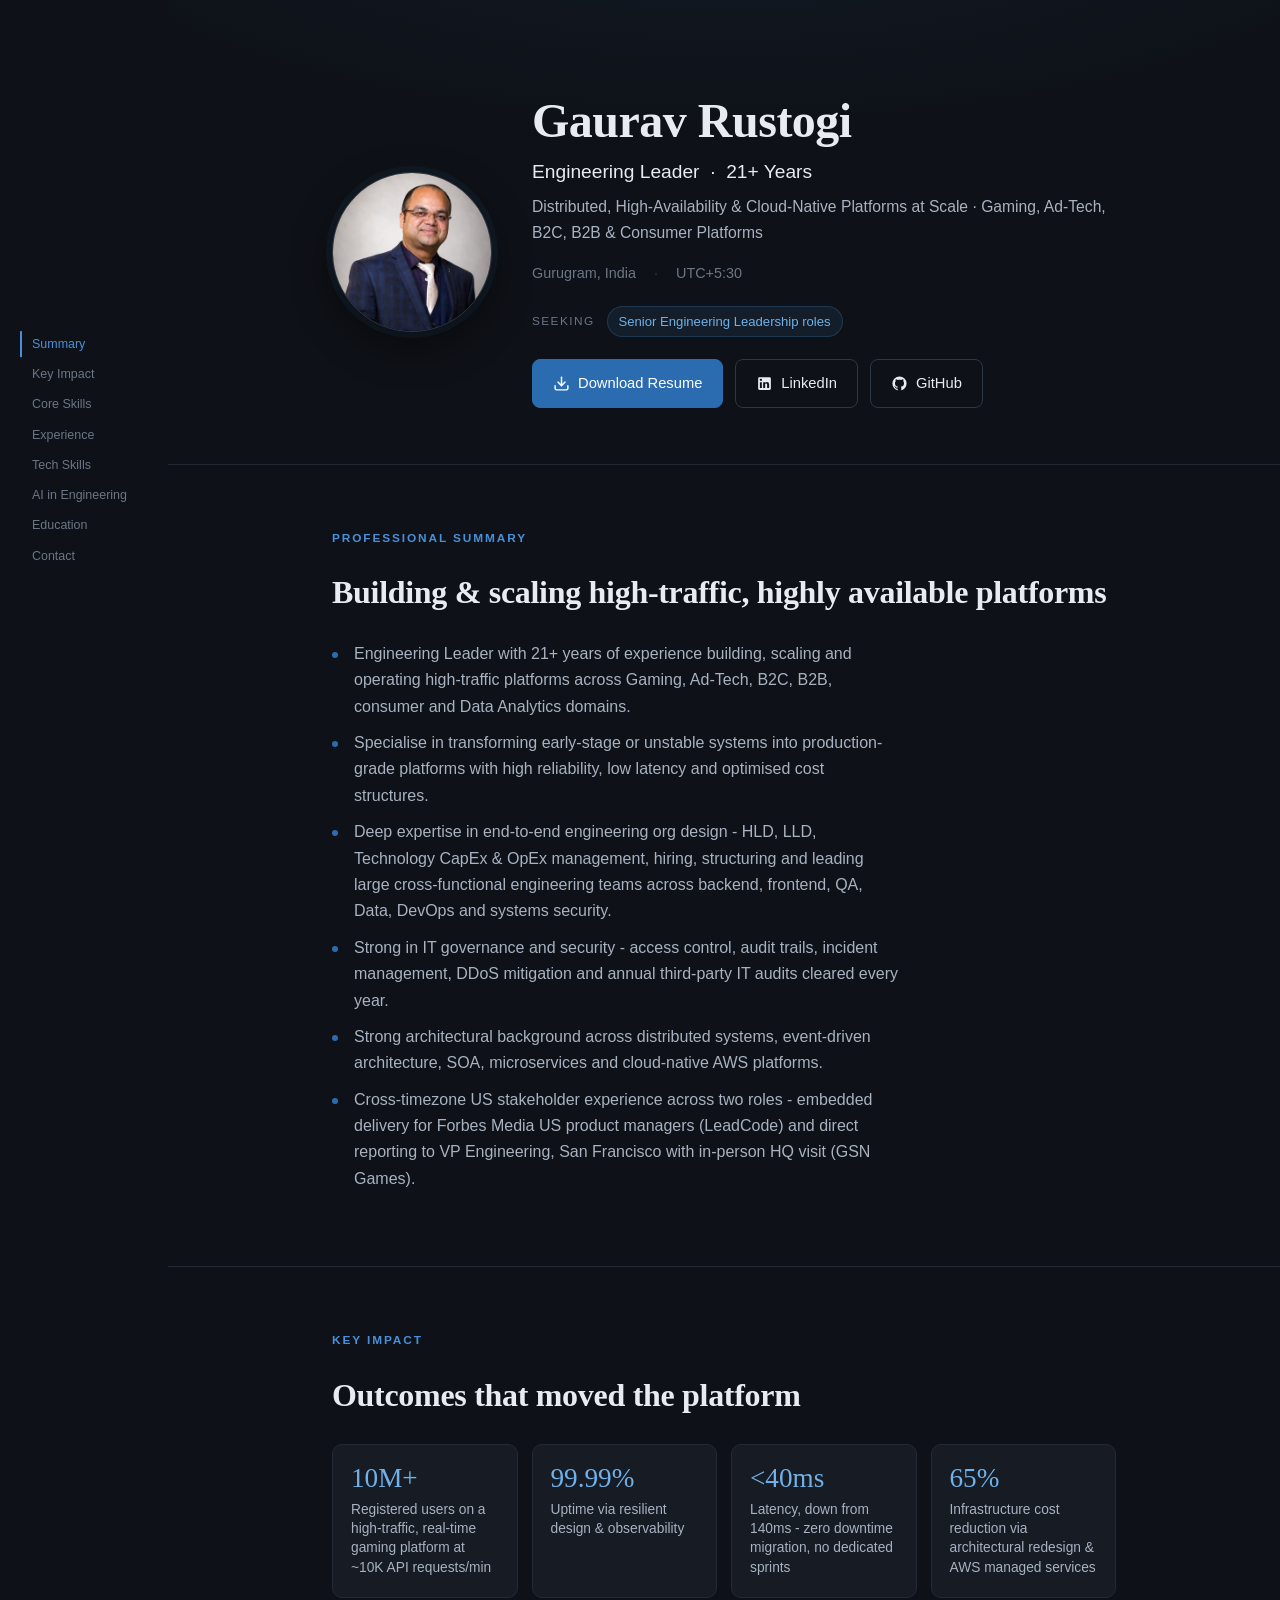
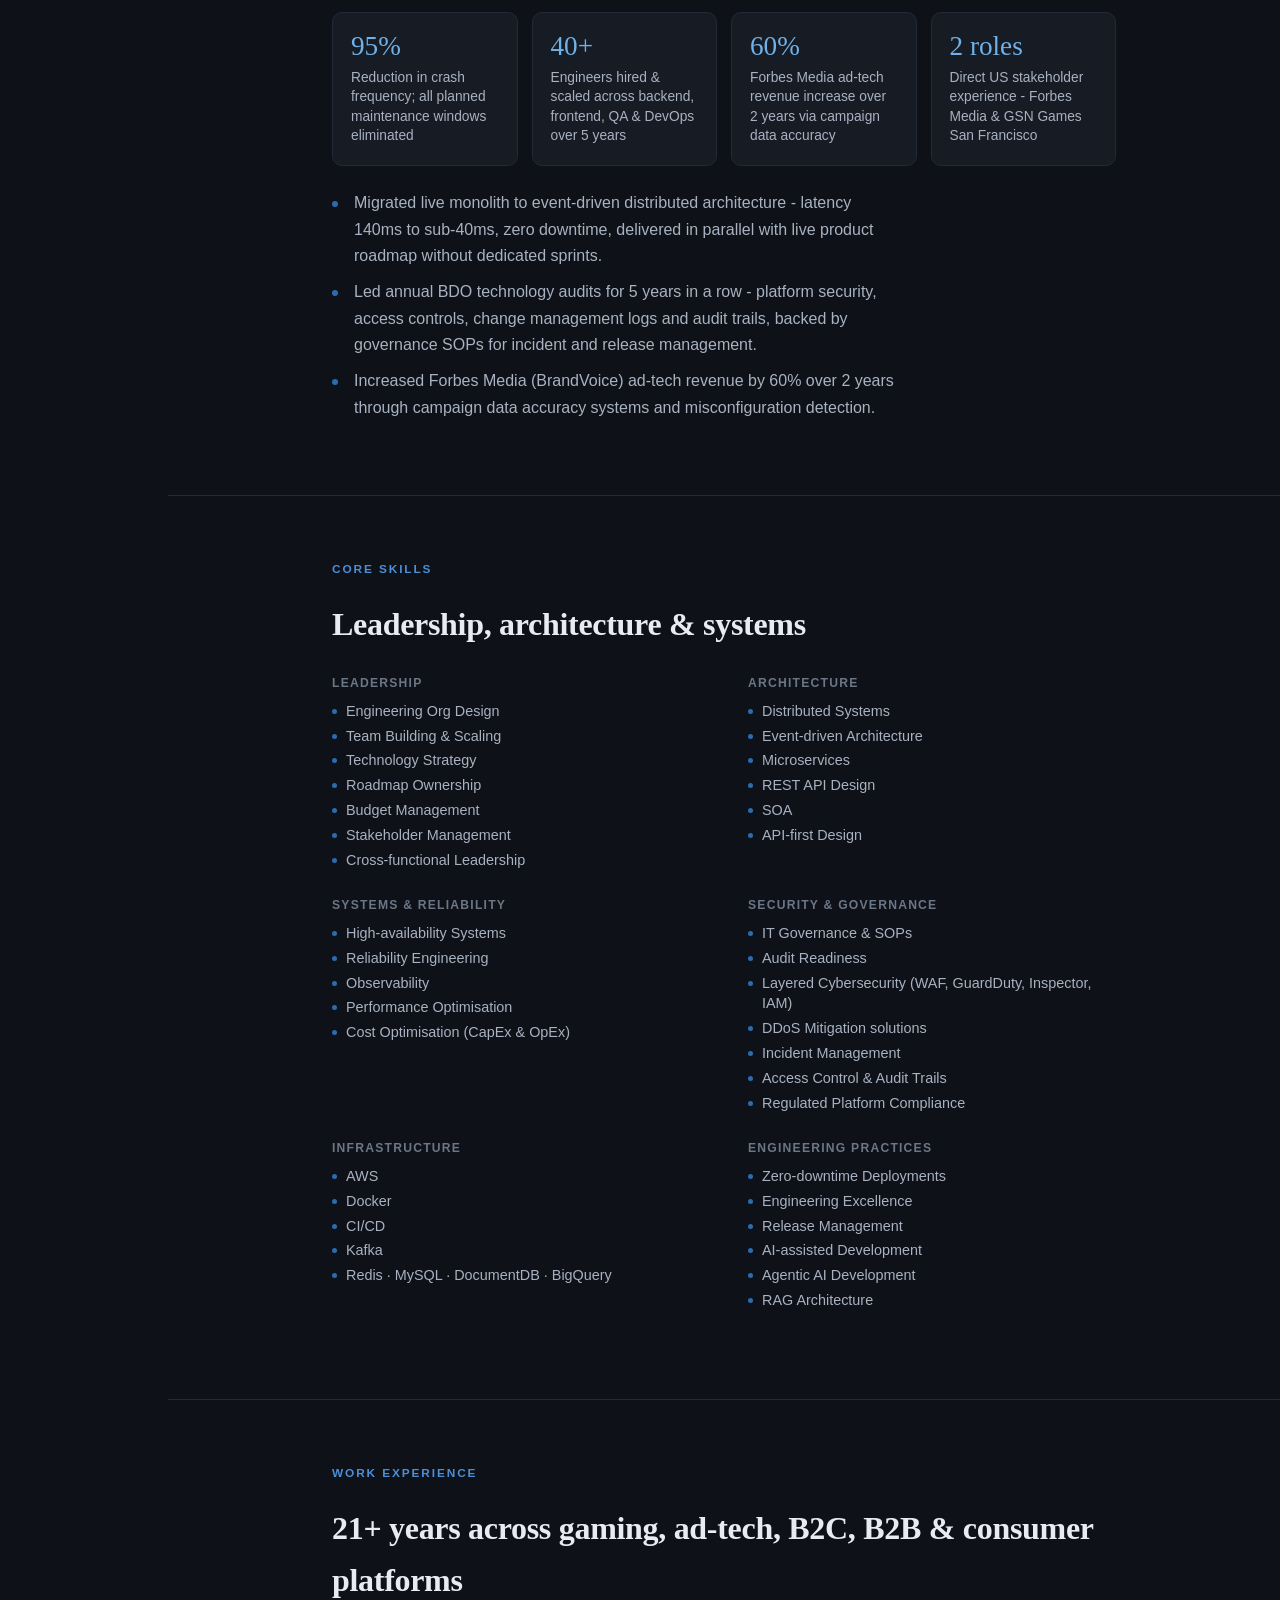
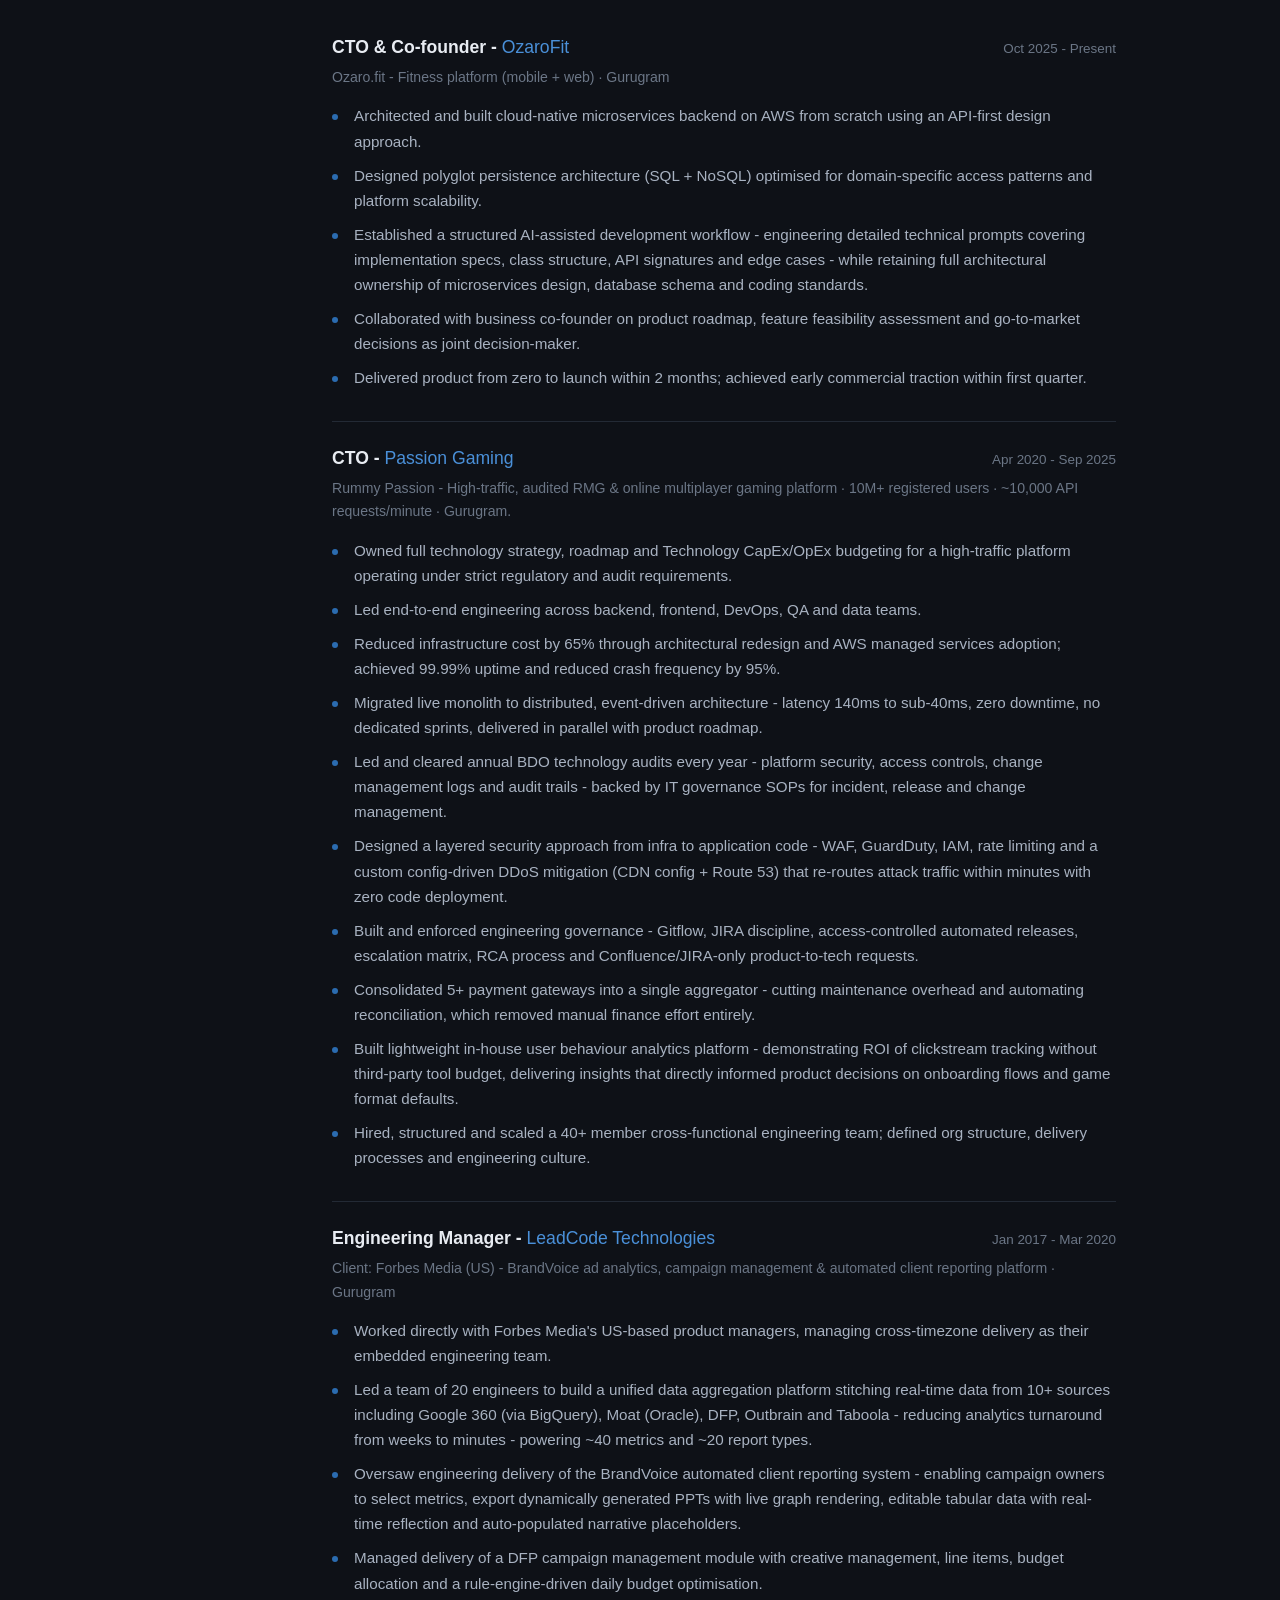
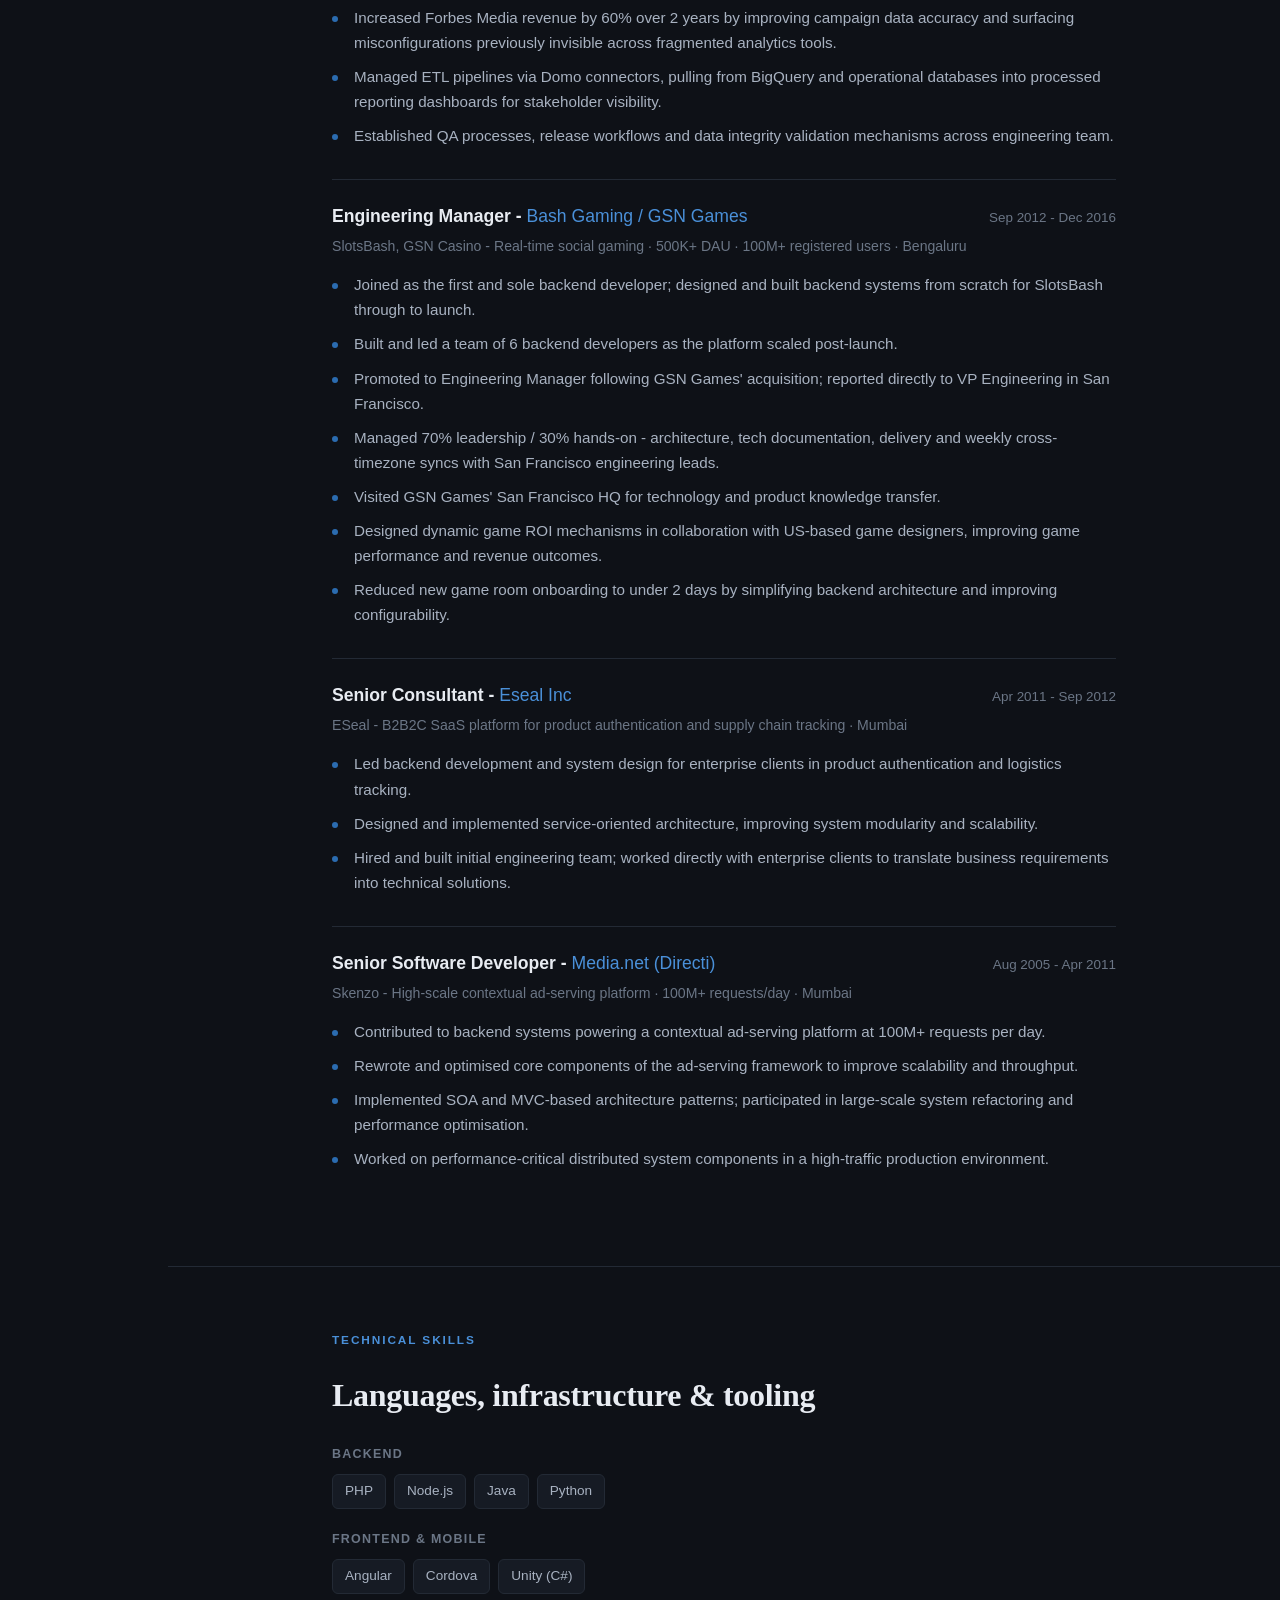
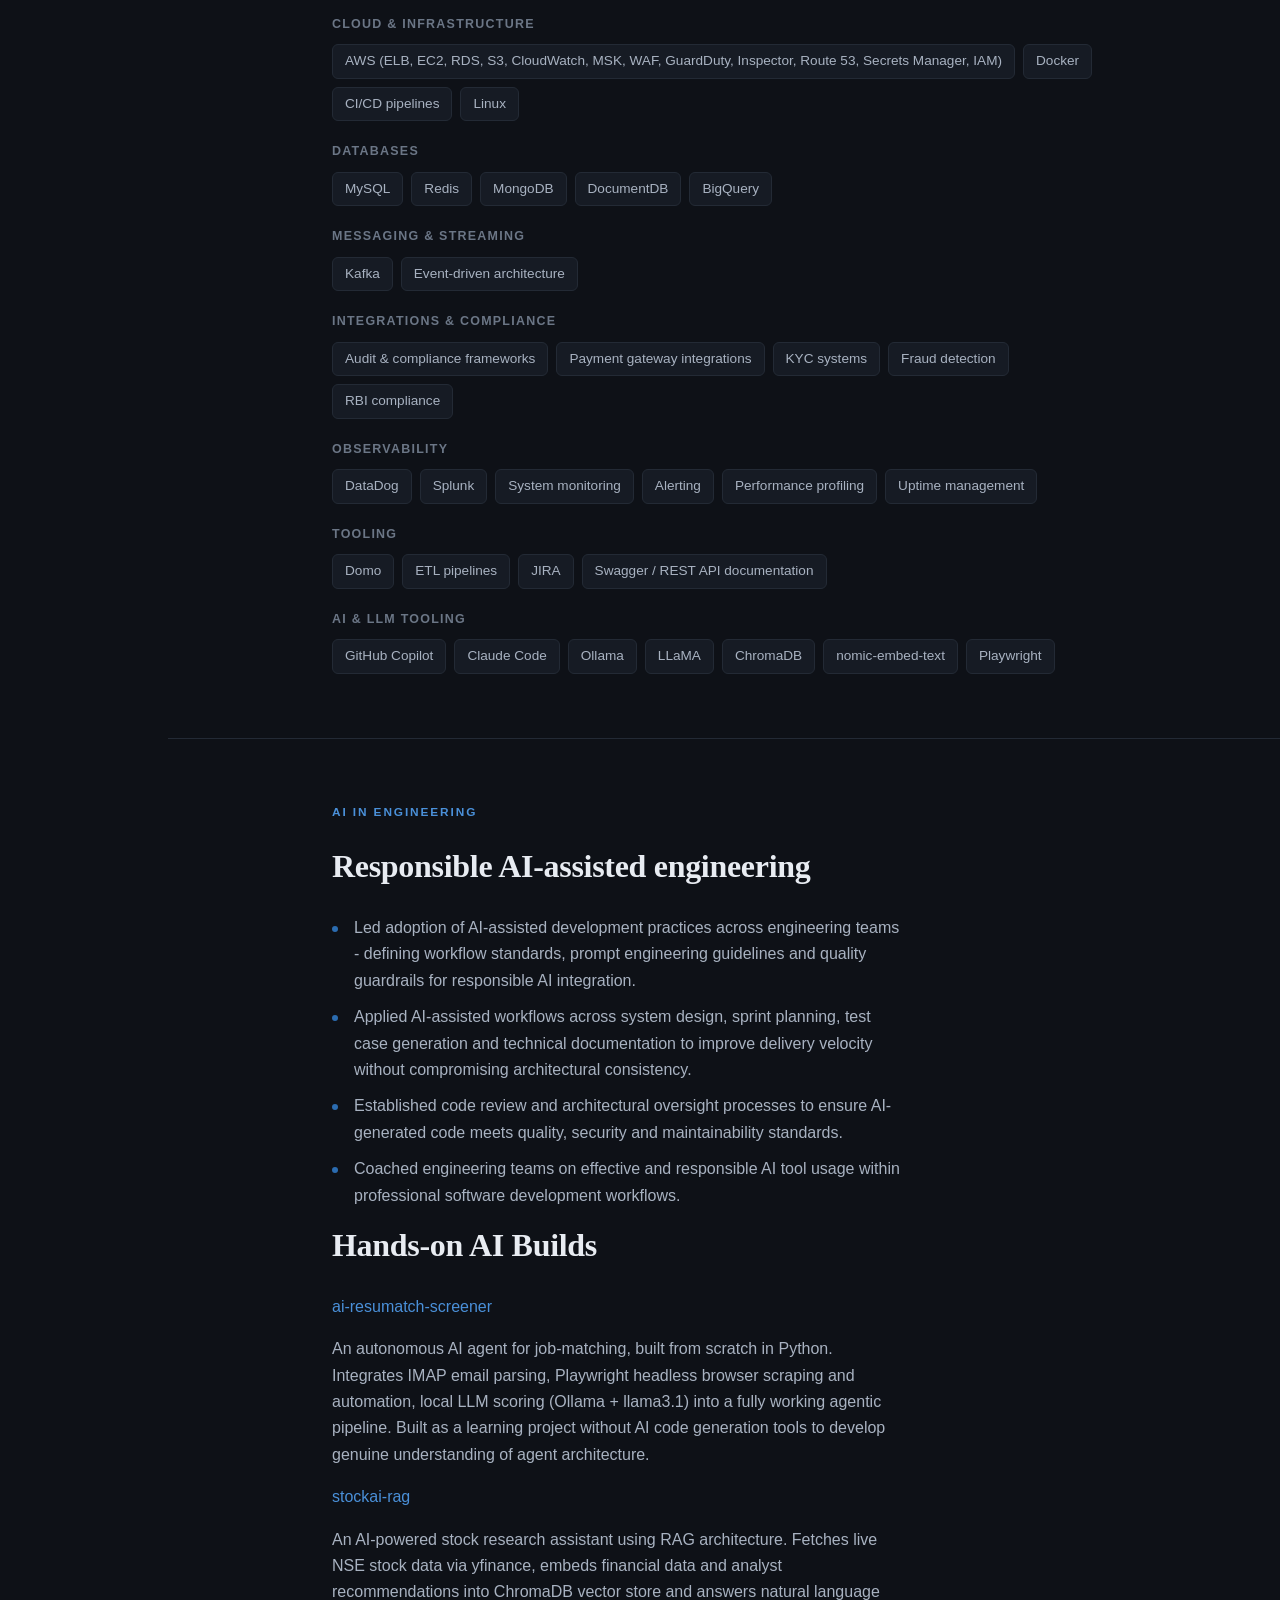
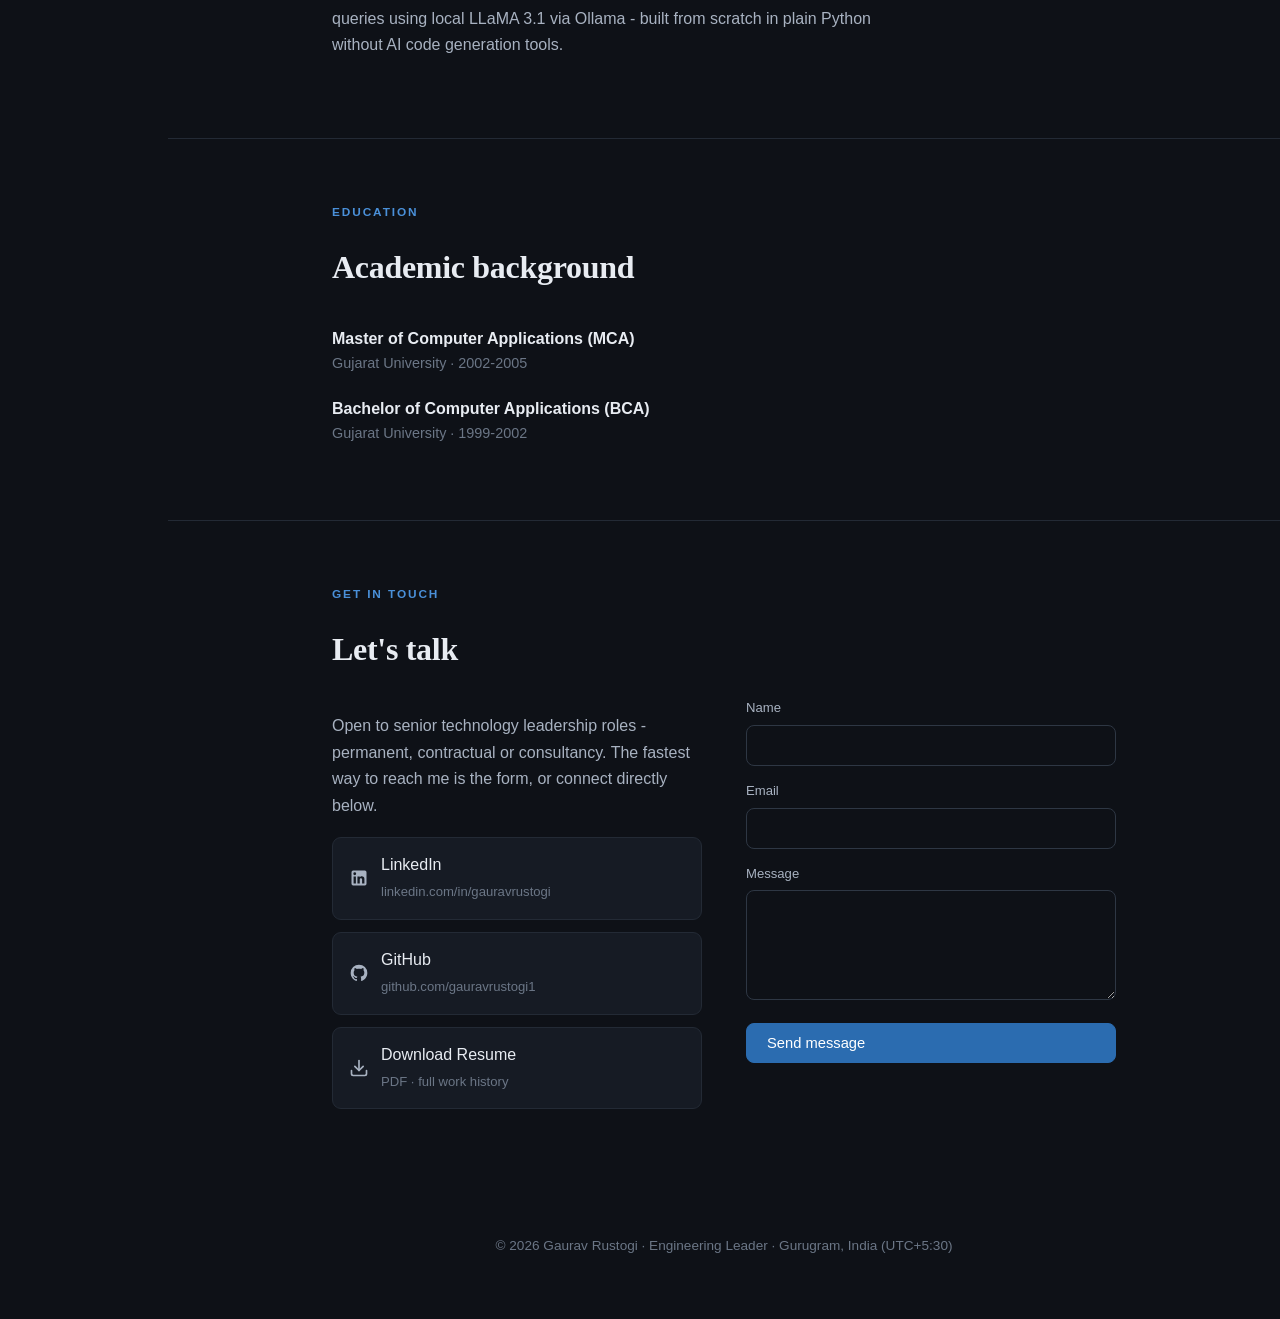
<file: index.html>
<!DOCTYPE html>
<html lang="en">
<head>
  <meta charset="UTF-8">
  <meta name="viewport" content="width=device-width, initial-scale=1.0">

  <title>Gaurav Rustogi | Engineering Leader | Gaming, Ad-Tech, B2C, B2B &amp; Consumer Platforms</title>
  <meta name="description" content="CTO and Engineering Leader with 21+ years building high-traffic, cloud-native platforms. 10M+ users, 99.99% uptime, sub-40ms latency, 65% lower infra cost.">
  <meta name="author" content="Gaurav Rustogi">
  <link rel="canonical" href="https://gauravrustogi.dev/">
  <meta name="robots" content="index, follow, max-image-preview:large">

  <meta property="og:type" content="profile">
  <meta property="og:title" content="Gaurav Rustogi | Engineering Leader">
  <meta property="og:description" content="21+ years building and scaling high-traffic, cloud-native platforms across gaming, ad-tech, B2C, B2B and consumer platforms. Open to senior technology leadership roles.">
  <meta property="og:url" content="https://gauravrustogi.dev/">
  <meta property="og:image" content="https://gauravrustogi.dev/gaurav-rustogi.jpg">
  <meta property="profile:first_name" content="Gaurav">
  <meta property="profile:last_name" content="Rustogi">

  <meta name="twitter:card" content="summary">
  <meta name="twitter:title" content="Gaurav Rustogi | Engineering Leader">
  <meta name="twitter:description" content="21+ years scaling high-traffic, highly available platforms across gaming, ad-tech, B2C, B2B and consumer platforms. Open to senior technology leadership roles.">
  <meta name="twitter:image" content="https://gauravrustogi.dev/gaurav-rustogi.jpg">

  <link rel="icon" type="image/svg+xml" href="favicon.svg">
  <link rel="preload" as="image" href="gaurav-rustogi.jpg">
  <link rel="stylesheet" href="styles.css">

  <script type="application/ld+json">
  {
    "@context": "https://schema.org",
    "@type": "Person",
    "name": "Gaurav Rustogi",
    "jobTitle": "CTO & Engineering Leader",
    "url": "https://gauravrustogi.dev/",
    "image": "https://gauravrustogi.dev/gaurav-rustogi.jpg",
    "address": { "@type": "PostalAddress", "addressLocality": "Gurugram", "addressCountry": "India" },
    "sameAs": [ "https://www.linkedin.com/in/gauravrustogi", "https://github.com/gauravrustogi1" ],
    "knowsAbout": [ "Distributed Systems", "Event-driven Architecture", "Microservices", "Cloud-Native Platforms", "AWS", "Apache Kafka", "Engineering Leadership", "Real-Money Gaming", "Ad-Tech", "Consumer Platforms", "IT Governance", "Cybersecurity", "DDoS Mitigation", "Regulated Platforms", "KYC", "Payment Gateway Integration", "RBI Compliance", "Reliability Engineering", "High-Availability Systems", "AI-assisted Development" ],
    "alumniOf": { "@type": "EducationalOrganization", "name": "Gujarat University" }
  }
  </script>
</head>
<body>
  <a class="skip" href="#summary">Skip to content</a>

  <!-- ===== SIDE NAV ===== -->
  <nav class="sidenav" aria-label="Page sections">
    <a href="#summary">Summary</a>
    <a href="#impact">Key Impact</a>
    <a href="#core-skills">Core Skills</a>
    <a href="#experience">Experience</a>
    <a href="#tech-skills">Tech Skills</a>
    <a href="#ai">AI in Engineering</a>
    <a href="#education">Education</a>
    <a href="#contact">Contact</a>
  </nav>

  <!-- ===== HERO ===== -->
  <header class="hero">
    <div class="wrap hero-inner">
      <img class="photo" src="gaurav-rustogi.jpg" width="160" height="160" alt="Gaurav Rustogi - Engineering Leader">
      <div class="hero-text">
        <h1 class="name">Gaurav Rustogi</h1>
        <p class="tagline">Engineering Leader &nbsp;·&nbsp; 21+ Years</p>
        <p class="subtagline">Distributed, High-Availability &amp; Cloud-Native Platforms at Scale · Gaming, Ad-Tech, B2C, B2B &amp; Consumer Platforms</p>
        <div class="meta">
          <span>Gurugram, India</span><span class="dot">·</span><span>UTC+5:30</span>
        </div>
        <div class="avail">
          <span class="avail-label">Seeking</span>
          <span class="tag">Senior Engineering Leadership roles</span>
        </div>
        <div class="actions">
          <a class="btn btn-primary" href="Gaurav-Rustogi-CV.pdf" download>
            <svg viewBox="0 0 24 24" fill="none" stroke="currentColor" stroke-width="2" stroke-linecap="round" stroke-linejoin="round"><path d="M21 15v4a2 2 0 0 1-2 2H5a2 2 0 0 1-2-2v-4"/><polyline points="7 10 12 15 17 10"/><line x1="12" y1="15" x2="12" y2="3"/></svg>
            Download Resume
          </a>
          <a class="btn" href="https://www.linkedin.com/in/gauravrustogi" target="_blank" rel="noopener">
            <svg viewBox="0 0 24 24" fill="currentColor"><path d="M19 3a2 2 0 0 1 2 2v14a2 2 0 0 1-2 2H5a2 2 0 0 1-2-2V5a2 2 0 0 1 2-2h14m-.5 15.5v-5.3a3.26 3.26 0 0 0-3.26-3.26c-.85 0-1.84.52-2.32 1.3v-1.11h-2.79v8.37h2.79v-4.93c0-.77.62-1.4 1.39-1.4a1.4 1.4 0 0 1 1.4 1.4v4.93h2.79M6.88 8.56a1.68 1.68 0 0 0 1.68-1.68c0-.93-.75-1.69-1.68-1.69a1.69 1.69 0 0 0-1.69 1.69c0 .93.76 1.68 1.69 1.68m1.39 9.94v-8.37H5.5v8.37h2.77Z"/></svg>
            LinkedIn
          </a>
          <a class="btn" href="https://github.com/gauravrustogi1" target="_blank" rel="noopener">
            <svg viewBox="0 0 24 24" fill="currentColor"><path d="M12 2A10 10 0 0 0 2 12c0 4.42 2.87 8.17 6.84 9.5.5.08.66-.23.66-.5v-1.69c-2.77.6-3.36-1.34-3.36-1.34-.46-1.16-1.11-1.47-1.11-1.47-.91-.62.07-.6.07-.6 1 .07 1.53 1.03 1.53 1.03.87 1.52 2.34 1.07 2.91.83.09-.65.35-1.09.63-1.34-2.22-.25-4.55-1.11-4.55-4.92 0-1.11.38-2 1.03-2.71-.1-.25-.45-1.29.1-2.64 0 0 .84-.27 2.75 1.02.79-.22 1.65-.33 2.5-.33.85 0 1.71.11 2.5.33 1.91-1.29 2.75-1.02 2.75-1.02.55 1.35.2 2.39.1 2.64.65.71 1.03 1.6 1.03 2.71 0 3.82-2.34 4.66-4.57 4.91.36.31.69.92.69 1.85V21c0 .27.16.59.67.5C19.14 20.16 22 16.42 22 12A10 10 0 0 0 12 2Z"/></svg>
            GitHub
          </a>
        </div>
      </div>
    </div>
  </header>

  <main>

    <!-- ===== SUMMARY ===== -->
    <section id="summary" aria-labelledby="summary-h">
      <div class="wrap">
        <p class="eyebrow">Professional Summary</p>
        <h2 class="section-title" id="summary-h">Building &amp; scaling high-traffic, highly available platforms</h2>
        <ul class="clean lead">
          <li>Engineering Leader with 21+ years of experience building, scaling and operating high-traffic platforms across Gaming, Ad-Tech, B2C, B2B, consumer and Data Analytics domains.</li>
          <li>Specialise in transforming early-stage or unstable systems into production-grade platforms with high reliability, low latency and optimised cost structures.</li>
          <li>Deep expertise in end-to-end engineering org design - HLD, LLD, Technology CapEx &amp; OpEx management, hiring, structuring and leading large cross-functional engineering teams across backend, frontend, QA, Data, DevOps and systems security.</li>
          <li>Strong in IT governance and security - access control, audit trails, incident management, DDoS mitigation and annual third-party IT audits cleared every year.</li>
          <li>Strong architectural background across distributed systems, event-driven architecture, SOA, microservices and cloud-native AWS platforms.</li>
          <li>Cross-timezone US stakeholder experience across two roles - embedded delivery for Forbes Media US product managers (LeadCode) and direct reporting to VP Engineering, San Francisco with in-person HQ visit (GSN Games).</li>
        </ul>
      </div>
    </section>

    <!-- ===== KEY IMPACT ===== -->
    <section id="impact" aria-labelledby="impact-h">
      <div class="wrap">
        <p class="eyebrow">Key Impact</p>
        <h2 class="section-title" id="impact-h">Outcomes that moved the platform</h2>
        <div class="metrics">
          <div class="metric-card"><div class="metric-num">10M+</div><div class="metric-label">Registered users on a high-traffic, real-time gaming platform at ~10K API requests/min</div></div>
          <div class="metric-card"><div class="metric-num">99.99%</div><div class="metric-label">Uptime via resilient design &amp; observability</div></div>
          <div class="metric-card"><div class="metric-num">&lt;40ms</div><div class="metric-label">Latency, down from 140ms - zero downtime migration, no dedicated sprints</div></div>
          <div class="metric-card"><div class="metric-num">65%</div><div class="metric-label">Infrastructure cost reduction via architectural redesign &amp; AWS managed services</div></div>
          <div class="metric-card"><div class="metric-num">95%</div><div class="metric-label">Reduction in crash frequency; all planned maintenance windows eliminated</div></div>
          <div class="metric-card"><div class="metric-num">40+</div><div class="metric-label">Engineers hired &amp; scaled across backend, frontend, QA &amp; DevOps over 5 years</div></div>
          <div class="metric-card"><div class="metric-num">60%</div><div class="metric-label">Forbes Media ad-tech revenue increase over 2 years via campaign data accuracy</div></div>
          <div class="metric-card"><div class="metric-num">2 roles</div><div class="metric-label">Direct US stakeholder experience - Forbes Media &amp; GSN Games San Francisco</div></div>
        </div>
        <ul class="clean lead" style="margin-top:24px">
          <li>Migrated live monolith to event-driven distributed architecture - latency 140ms to sub-40ms, zero downtime, delivered in parallel with live product roadmap without dedicated sprints.</li>
          <li>Led annual BDO technology audits for 5 years in a row - platform security, access controls, change management logs and audit trails, backed by governance SOPs for incident and release management.</li>
          <li>Increased Forbes Media (BrandVoice) ad-tech revenue by 60% over 2 years through campaign data accuracy systems and misconfiguration detection.</li>
        </ul>
      </div>
    </section>

    <!-- ===== CORE SKILLS ===== -->
    <section id="core-skills" aria-labelledby="core-h">
      <div class="wrap">
        <p class="eyebrow">Core Skills</p>
        <h2 class="section-title" id="core-h">Leadership, architecture &amp; systems</h2>
        <div class="skills-bullet-grid">
          <div class="skill-bullet-group">
            <h3>Leadership</h3>
            <ul>
              <li>Engineering Org Design</li>
              <li>Team Building &amp; Scaling</li>
              <li>Technology Strategy</li>
              <li>Roadmap Ownership</li>
              <li>Budget Management</li>
              <li>Stakeholder Management</li>
              <li>Cross-functional Leadership</li>
            </ul>
          </div>
          <div class="skill-bullet-group">
            <h3>Architecture</h3>
            <ul>
              <li>Distributed Systems</li>
              <li>Event-driven Architecture</li>
              <li>Microservices</li>
              <li>REST API Design</li>
              <li>SOA</li>
              <li>API-first Design</li>
            </ul>
          </div>
          <div class="skill-bullet-group">
            <h3>Systems &amp; Reliability</h3>
            <ul>
              <li>High-availability Systems</li>
              <li>Reliability Engineering</li>
              <li>Observability</li>
              <li>Performance Optimisation</li>
              <li>Cost Optimisation (CapEx &amp; OpEx)</li>
            </ul>
          </div>
          <div class="skill-bullet-group">
            <h3>Security &amp; Governance</h3>
            <ul>
              <li>IT Governance &amp; SOPs</li>
              <li>Audit Readiness</li>
              <li>Layered Cybersecurity (WAF, GuardDuty, Inspector, IAM)</li>
              <li>DDoS Mitigation solutions</li>
              <li>Incident Management</li>
              <li>Access Control &amp; Audit Trails</li>
              <li>Regulated Platform Compliance</li>
            </ul>
          </div>
          <div class="skill-bullet-group">
            <h3>Infrastructure</h3>
            <ul>
              <li>AWS</li>
              <li>Docker</li>
              <li>CI/CD</li>
              <li>Kafka</li>
              <li>Redis · MySQL · DocumentDB · BigQuery</li>
            </ul>
          </div>
          <div class="skill-bullet-group">
            <h3>Engineering Practices</h3>
            <ul>
              <li>Zero-downtime Deployments</li>
              <li>Engineering Excellence</li>
              <li>Release Management</li>
              <li>AI-assisted Development</li>
              <li>Agentic AI Development</li>
              <li>RAG Architecture</li>
            </ul>
          </div>
        </div>
      </div>
    </section>

    <!-- ===== EXPERIENCE ===== -->
    <section id="experience" aria-labelledby="exp-h">
      <div class="wrap">
        <p class="eyebrow">Work Experience</p>
        <h2 class="section-title" id="exp-h">21+ years across gaming, ad-tech, B2C, B2B &amp; consumer platforms</h2>

        <article class="role">
          <div class="role-head">
            <h3 class="role-title">CTO &amp; Co-founder - <span class="role-co">OzaroFit</span></h3>
            <span class="role-dates">Oct 2025 - Present</span>
          </div>
          <p class="role-context">Ozaro.fit - Fitness platform (mobile + web) · Gurugram</p>
          <ul class="clean">
            <li>Architected and built cloud-native microservices backend on AWS from scratch using an API-first design approach.</li>
            <li>Designed polyglot persistence architecture (SQL + NoSQL) optimised for domain-specific access patterns and platform scalability.</li>
            <li>Established a structured AI-assisted development workflow - engineering detailed technical prompts covering implementation specs, class structure, API signatures and edge cases - while retaining full architectural ownership of microservices design, database schema and coding standards.</li>
            <li>Collaborated with business co-founder on product roadmap, feature feasibility assessment and go-to-market decisions as joint decision-maker.</li>
            <li>Delivered product from zero to launch within 2 months; achieved early commercial traction within first quarter.</li>
          </ul>
        </article>

        <article class="role">
          <div class="role-head">
            <h3 class="role-title">CTO - <span class="role-co">Passion Gaming</span></h3>
            <span class="role-dates">Apr 2020 - Sep 2025</span>
          </div>
          <p class="role-context">Rummy Passion - High-traffic, audited RMG &amp; online multiplayer gaming platform · 10M+ registered users · ~10,000 API requests/minute · Gurugram.</p>
          <ul class="clean">
            <li>Owned full technology strategy, roadmap and Technology CapEx/OpEx budgeting for a high-traffic platform operating under strict regulatory and audit requirements.</li>
            <li>Led end-to-end engineering across backend, frontend, DevOps, QA and data teams.</li>
            <li>Reduced infrastructure cost by 65% through architectural redesign and AWS managed services adoption; achieved 99.99% uptime and reduced crash frequency by 95%.</li>
            <li>Migrated live monolith to distributed, event-driven architecture - latency 140ms to sub-40ms, zero downtime, no dedicated sprints, delivered in parallel with product roadmap.</li>
            <li>Led and cleared annual BDO technology audits every year - platform security, access controls, change management logs and audit trails - backed by IT governance SOPs for incident, release and change management.</li>
            <li>Designed a layered security approach from infra to application code - WAF, GuardDuty, IAM, rate limiting and a custom config-driven DDoS mitigation (CDN config + Route 53) that re-routes attack traffic within minutes with zero code deployment.</li>
            <li>Built and enforced engineering governance - Gitflow, JIRA discipline, access-controlled automated releases, escalation matrix, RCA process and Confluence/JIRA-only product-to-tech requests.</li>
            <li>Consolidated 5+ payment gateways into a single aggregator - cutting maintenance overhead and automating reconciliation, which removed manual finance effort entirely.</li>
            <li>Built lightweight in-house user behaviour analytics platform - demonstrating ROI of clickstream tracking without third-party tool budget, delivering insights that directly informed product decisions on onboarding flows and game format defaults.</li>
            <li>Hired, structured and scaled a 40+ member cross-functional engineering team; defined org structure, delivery processes and engineering culture.</li>
          </ul>
        </article>

        <article class="role">
          <div class="role-head">
            <h3 class="role-title">Engineering Manager - <span class="role-co">LeadCode Technologies</span></h3>
            <span class="role-dates">Jan 2017 - Mar 2020</span>
          </div>
          <p class="role-context">Client: Forbes Media (US) - BrandVoice ad analytics, campaign management &amp; automated client reporting platform · Gurugram</p>
          <ul class="clean">
            <li>Worked directly with Forbes Media's US-based product managers, managing cross-timezone delivery as their embedded engineering team.</li>
            <li>Led a team of 20 engineers to build a unified data aggregation platform stitching real-time data from 10+ sources including Google 360 (via BigQuery), Moat (Oracle), DFP, Outbrain and Taboola - reducing analytics turnaround from weeks to minutes - powering ~40 metrics and ~20 report types.</li>
            <li>Oversaw engineering delivery of the BrandVoice automated client reporting system - enabling campaign owners to select metrics, export dynamically generated PPTs with live graph rendering, editable tabular data with real-time reflection and auto-populated narrative placeholders.</li>
            <li>Managed delivery of a DFP campaign management module with creative management, line items, budget allocation and a rule-engine-driven daily budget optimisation.</li>
            <li>Increased Forbes Media revenue by 60% over 2 years by improving campaign data accuracy and surfacing misconfigurations previously invisible across fragmented analytics tools.</li>
            <li>Managed ETL pipelines via Domo connectors, pulling from BigQuery and operational databases into processed reporting dashboards for stakeholder visibility.</li>
            <li>Established QA processes, release workflows and data integrity validation mechanisms across engineering team.</li>
          </ul>
        </article>

        <article class="role">
          <div class="role-head">
            <h3 class="role-title">Engineering Manager - <span class="role-co">Bash Gaming / GSN Games</span></h3>
            <span class="role-dates">Sep 2012 - Dec 2016</span>
          </div>
          <p class="role-context">SlotsBash, GSN Casino - Real-time social gaming · 500K+ DAU · 100M+ registered users · Bengaluru</p>
          <ul class="clean">
            <li>Joined as the first and sole backend developer; designed and built backend systems from scratch for SlotsBash through to launch.</li>
            <li>Built and led a team of 6 backend developers as the platform scaled post-launch.</li>
            <li>Promoted to Engineering Manager following GSN Games' acquisition; reported directly to VP Engineering in San Francisco.</li>
            <li>Managed 70% leadership / 30% hands-on - architecture, tech documentation, delivery and weekly cross-timezone syncs with San Francisco engineering leads.</li>
            <li>Visited GSN Games' San Francisco HQ for technology and product knowledge transfer.</li>
            <li>Designed dynamic game ROI mechanisms in collaboration with US-based game designers, improving game performance and revenue outcomes.</li>
            <li>Reduced new game room onboarding to under 2 days by simplifying backend architecture and improving configurability.</li>
          </ul>
        </article>

        <article class="role">
          <div class="role-head">
            <h3 class="role-title">Senior Consultant - <span class="role-co">Eseal Inc</span></h3>
            <span class="role-dates">Apr 2011 - Sep 2012</span>
          </div>
          <p class="role-context">ESeal - B2B2C SaaS platform for product authentication and supply chain tracking · Mumbai</p>
          <ul class="clean">
            <li>Led backend development and system design for enterprise clients in product authentication and logistics tracking.</li>
            <li>Designed and implemented service-oriented architecture, improving system modularity and scalability.</li>
            <li>Hired and built initial engineering team; worked directly with enterprise clients to translate business requirements into technical solutions.</li>
          </ul>
        </article>

        <article class="role">
          <div class="role-head">
            <h3 class="role-title">Senior Software Developer - <span class="role-co">Media.net (Directi)</span></h3>
            <span class="role-dates">Aug 2005 - Apr 2011</span>
          </div>
          <p class="role-context">Skenzo - High-scale contextual ad-serving platform · 100M+ requests/day · Mumbai</p>
          <ul class="clean">
            <li>Contributed to backend systems powering a contextual ad-serving platform at 100M+ requests per day.</li>
            <li>Rewrote and optimised core components of the ad-serving framework to improve scalability and throughput.</li>
            <li>Implemented SOA and MVC-based architecture patterns; participated in large-scale system refactoring and performance optimisation.</li>
            <li>Worked on performance-critical distributed system components in a high-traffic production environment.</li>
          </ul>
        </article>
      </div>
    </section>

    <!-- ===== TECHNICAL SKILLS ===== -->
    <section id="tech-skills" aria-labelledby="tech-h">
      <div class="wrap">
        <p class="eyebrow">Technical Skills</p>
        <h2 class="section-title" id="tech-h">Languages, infrastructure &amp; tooling</h2>

        <div class="skill-group">
          <h3>Backend</h3>
          <div class="chips">
            <span class="chip">PHP</span><span class="chip">Node.js</span><span class="chip">Java</span><span class="chip">Python</span>
          </div>
        </div>
        <div class="skill-group">
          <h3>Frontend &amp; Mobile</h3>
          <div class="chips">
            <span class="chip">Angular</span><span class="chip">Cordova</span><span class="chip">Unity (C#)</span>
          </div>
        </div>
        <div class="skill-group">
          <h3>Cloud &amp; Infrastructure</h3>
          <div class="chips">
            <span class="chip">AWS (ELB, EC2, RDS, S3, CloudWatch, MSK, WAF, GuardDuty, Inspector, Route 53, Secrets Manager, IAM)</span>
            <span class="chip">Docker</span><span class="chip">CI/CD pipelines</span><span class="chip">Linux</span>
          </div>
        </div>
        <div class="skill-group">
          <h3>Databases</h3>
          <div class="chips">
            <span class="chip">MySQL</span><span class="chip">Redis</span><span class="chip">MongoDB</span><span class="chip">DocumentDB</span><span class="chip">BigQuery</span>
          </div>
        </div>
        <div class="skill-group">
          <h3>Messaging &amp; Streaming</h3>
          <div class="chips"><span class="chip">Kafka</span><span class="chip">Event-driven architecture</span></div>
        </div>
        <div class="skill-group">
          <h3>Integrations &amp; Compliance</h3>
          <div class="chips">
            <span class="chip">Audit &amp; compliance frameworks</span><span class="chip">Payment gateway integrations</span>
            <span class="chip">KYC systems</span><span class="chip">Fraud detection</span><span class="chip">RBI compliance</span>
          </div>
        </div>
        <div class="skill-group">
          <h3>Observability</h3>
          <div class="chips">
            <span class="chip">DataDog</span><span class="chip">Splunk</span><span class="chip">System monitoring</span>
            <span class="chip">Alerting</span><span class="chip">Performance profiling</span><span class="chip">Uptime management</span>
          </div>
        </div>
        <div class="skill-group">
          <h3>Tooling</h3>
          <div class="chips">
            <span class="chip">Domo</span><span class="chip">ETL pipelines</span>
            <span class="chip">JIRA</span><span class="chip">Swagger / REST API documentation</span>
          </div>
        </div>
        <div class="skill-group">
          <h3>AI &amp; LLM Tooling</h3>
          <div class="chips">
            <span class="chip">GitHub Copilot</span><span class="chip">Claude Code</span><span class="chip">Ollama</span><span class="chip">LLaMA</span>
            <span class="chip">ChromaDB</span><span class="chip">nomic-embed-text</span><span class="chip">Playwright</span>
          </div>
        </div>
      </div>
    </section>

    <!-- ===== AI IN ENGINEERING ===== -->
    <section id="ai" aria-labelledby="ai-h">
      <div class="wrap">
        <p class="eyebrow">AI in Engineering</p>
        <h2 class="section-title" id="ai-h">Responsible AI-assisted engineering</h2>
        <ul class="clean lead">
          <li>Led adoption of AI-assisted development practices across engineering teams - defining workflow standards, prompt engineering guidelines and quality guardrails for responsible AI integration.</li>
          <li>Applied AI-assisted workflows across system design, sprint planning, test case generation and technical documentation to improve delivery velocity without compromising architectural consistency.</li>
          <li>Established code review and architectural oversight processes to ensure AI-generated code meets quality, security and maintainability standards.</li>
          <li>Coached engineering teams on effective and responsible AI tool usage within professional software development workflows.</li>
        </ul>
    
        <h2 class="section-title" id="ai-h">Hands-on AI Builds</h2>
        <div class="ai-builds">
    
          <div class="ai-build-item">
            <p class="ai-build-name"><a href="https://github.com/gauravrustogi1/ai-resumatch-screener" target="_blank" rel="noopener">ai-resumatch-screener</a></p>
            <p class="lead">An autonomous AI agent for job-matching, built from scratch in Python. Integrates IMAP email parsing, Playwright headless browser scraping and automation, local LLM scoring (Ollama + llama3.1) into a fully working agentic pipeline. Built as a learning project without AI code generation tools to develop genuine understanding of agent architecture.</p>
          </div>
    
          <div class="ai-build-item">
            <p class="ai-build-name"><a href="https://github.com/gauravrustogi1/stockai-rag" target="_blank" rel="noopener">stockai-rag</a></p>
            <p class="lead">An AI-powered stock research assistant using RAG architecture. Fetches live NSE stock data via yfinance, embeds financial data and analyst recommendations into ChromaDB vector store and answers natural language queries using local LLaMA 3.1 via Ollama - built from scratch in plain Python without AI code generation tools.</p>
          </div>
    
        </div>
      </div>
    </section>

    <!-- ===== EDUCATION ===== -->
    <section id="education" aria-labelledby="edu-h">
      <div class="wrap">
        <p class="eyebrow">Education</p>
        <h2 class="section-title" id="edu-h">Academic background</h2>
        <div class="edu-item">
          <div class="deg">Master of Computer Applications (MCA)</div>
          <div class="det">Gujarat University · 2002-2005</div>
        </div>
        <div class="edu-item">
          <div class="deg">Bachelor of Computer Applications (BCA)</div>
          <div class="det">Gujarat University · 1999-2002</div>
        </div>
      </div>
    </section>

    <!-- ===== CONTACT ===== -->
    <section id="contact" aria-labelledby="contact-h">
      <div class="wrap">
        <p class="eyebrow">Get in touch</p>
        <h2 class="section-title" id="contact-h">Let's talk</h2>
        <div class="contact-grid">
          <div>
            <p class="lead" style="margin-bottom:18px">Open to senior technology leadership roles - permanent, contractual or consultancy. The fastest way to reach me is the form, or connect directly below.</p>
            <div class="contact-links">
              <a class="contact-link" href="https://www.linkedin.com/in/gauravrustogi" target="_blank" rel="noopener">
                <svg viewBox="0 0 24 24" fill="currentColor"><path d="M19 3a2 2 0 0 1 2 2v14a2 2 0 0 1-2 2H5a2 2 0 0 1-2-2V5a2 2 0 0 1 2-2h14m-.5 15.5v-5.3a3.26 3.26 0 0 0-3.26-3.26c-.85 0-1.84.52-2.32 1.3v-1.11h-2.79v8.37h2.79v-4.93c0-.77.62-1.4 1.39-1.4a1.4 1.4 0 0 1 1.4 1.4v4.93h2.79M6.88 8.56a1.68 1.68 0 0 0 1.68-1.68c0-.93-.75-1.69-1.68-1.69a1.69 1.69 0 0 0-1.69 1.69c0 .93.76 1.68 1.69 1.68m1.39 9.94v-8.37H5.5v8.37h2.77Z"/></svg>
                <span><span class="cl-main">LinkedIn</span><br><span class="cl-sub">linkedin.com/in/gauravrustogi</span></span>
              </a>
              <a class="contact-link" href="https://github.com/gauravrustogi1" target="_blank" rel="noopener">
                <svg viewBox="0 0 24 24" fill="currentColor"><path d="M12 2A10 10 0 0 0 2 12c0 4.42 2.87 8.17 6.84 9.5.5.08.66-.23.66-.5v-1.69c-2.77.6-3.36-1.34-3.36-1.34-.46-1.16-1.11-1.47-1.11-1.47-.91-.62.07-.6.07-.6 1 .07 1.53 1.03 1.53 1.03.87 1.52 2.34 1.07 2.91.83.09-.65.35-1.09.63-1.34-2.22-.25-4.55-1.11-4.55-4.92 0-1.11.38-2 1.03-2.71-.1-.25-.45-1.29.1-2.64 0 0 .84-.27 2.75 1.02.79-.22 1.65-.33 2.5-.33.85 0 1.71.11 2.5.33 1.91-1.29 2.75-1.02 2.75-1.02.55 1.35.2 2.39.1 2.64.65.71 1.03 1.6 1.03 2.71 0 3.82-2.34 4.66-4.57 4.91.36.31.69.92.69 1.85V21c0 .27.16.59.67.5C19.14 20.16 22 16.42 22 12A10 10 0 0 0 12 2Z"/></svg>
                <span><span class="cl-main">GitHub</span><br><span class="cl-sub">github.com/gauravrustogi1</span></span>
              </a>
              <a class="contact-link" href="Gaurav-Rustogi-CV.pdf" download>
                <svg viewBox="0 0 24 24" fill="none" stroke="currentColor" stroke-width="2" stroke-linecap="round" stroke-linejoin="round"><path d="M21 15v4a2 2 0 0 1-2 2H5a2 2 0 0 1-2-2v-4"/><polyline points="7 10 12 15 17 10"/><line x1="12" y1="15" x2="12" y2="3"/></svg>
                <span><span class="cl-main">Download Resume</span><br><span class="cl-sub">PDF · full work history</span></span>
              </a>
            </div>
          </div>
          <div>
            <form id="contact-form" action="https://formspree.io/f/mrevvoyj" method="POST">
              <div class="field"><label for="name">Name</label><input type="text" id="name" name="name" required autocomplete="name"></div>
              <div class="field"><label for="email">Email</label><input type="email" id="email" name="email" required autocomplete="email"></div>
              <div class="field"><label for="message">Message</label><textarea id="message" name="message" required></textarea></div>
              <input class="hp" type="text" name="_gotcha" tabindex="-1" autocomplete="off" aria-hidden="true">
              <button type="submit" class="btn btn-primary">Send message</button>
              <p id="form-status" class="form-status" role="status" aria-live="polite"></p>
            </form>
          </div>
        </div>
      </div>
    </section>
  </main>

  <footer>
    <div class="wrap">
      <p>© <span id="year">2026</span> Gaurav Rustogi · Engineering Leader · Gurugram, India (UTC+5:30)</p>
    </div>
  </footer>

  <script src="script.js" defer></script>
  <!-- Cloudflare Web Analytics -->
  <script type='module' src='https://static.cloudflareinsights.com/beacon.min.js' data-cf-beacon='{"token": "8de604fecf9f4baf912a803b3f22c89c"}'></script>
  <!-- End Cloudflare Web Analytics -->
</body>
</html>
</file>
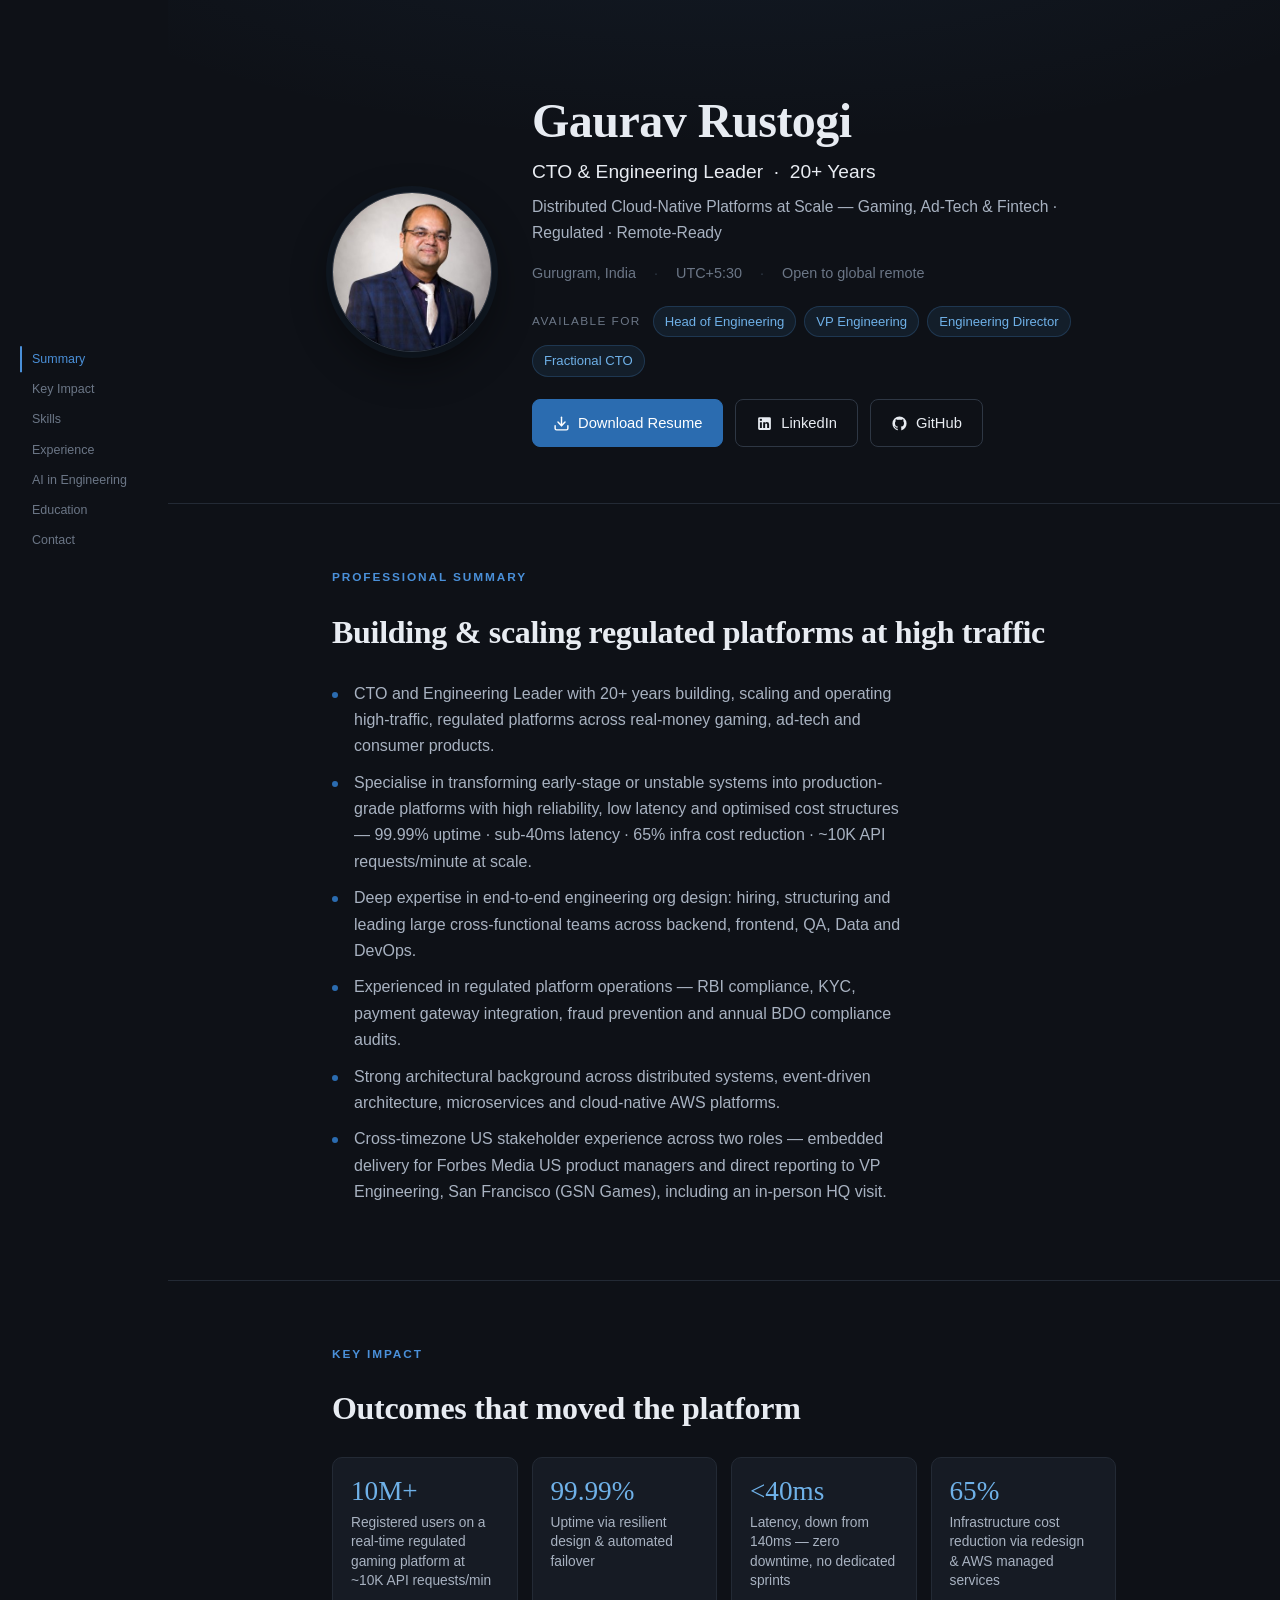
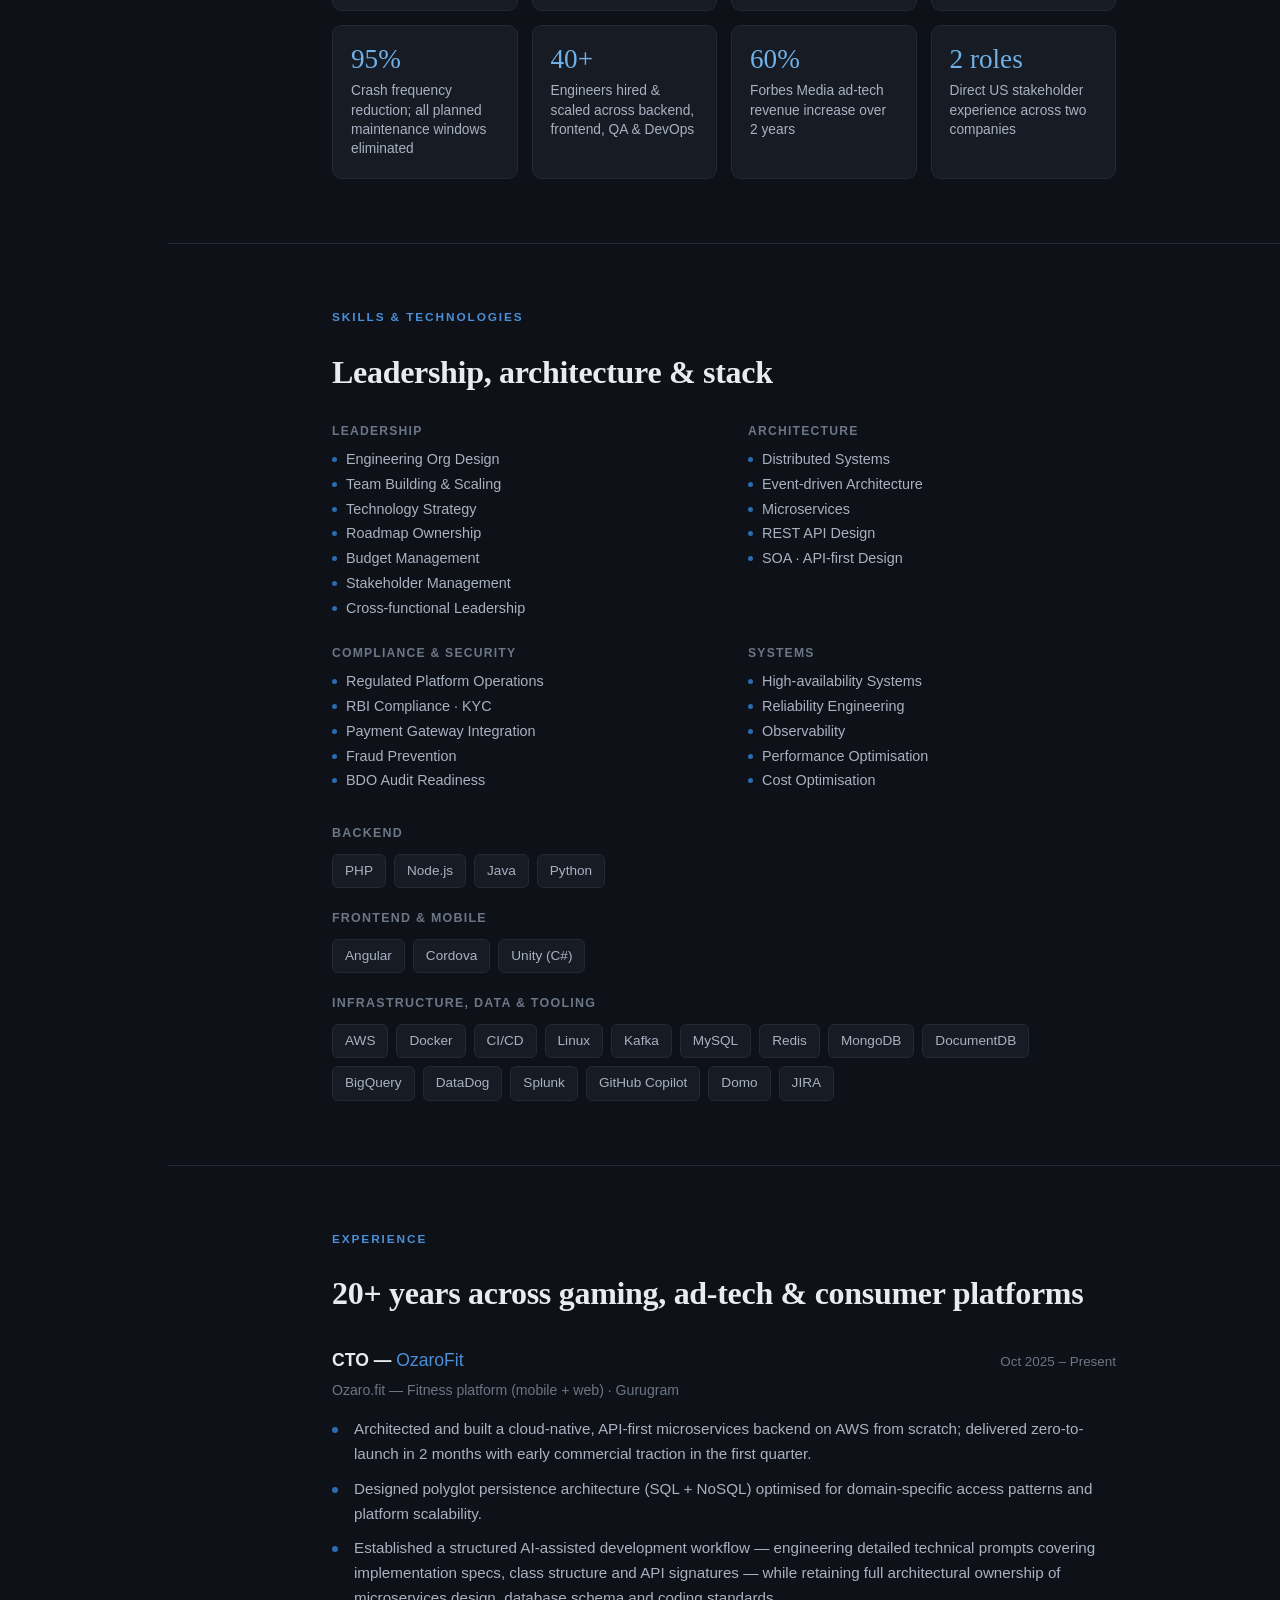
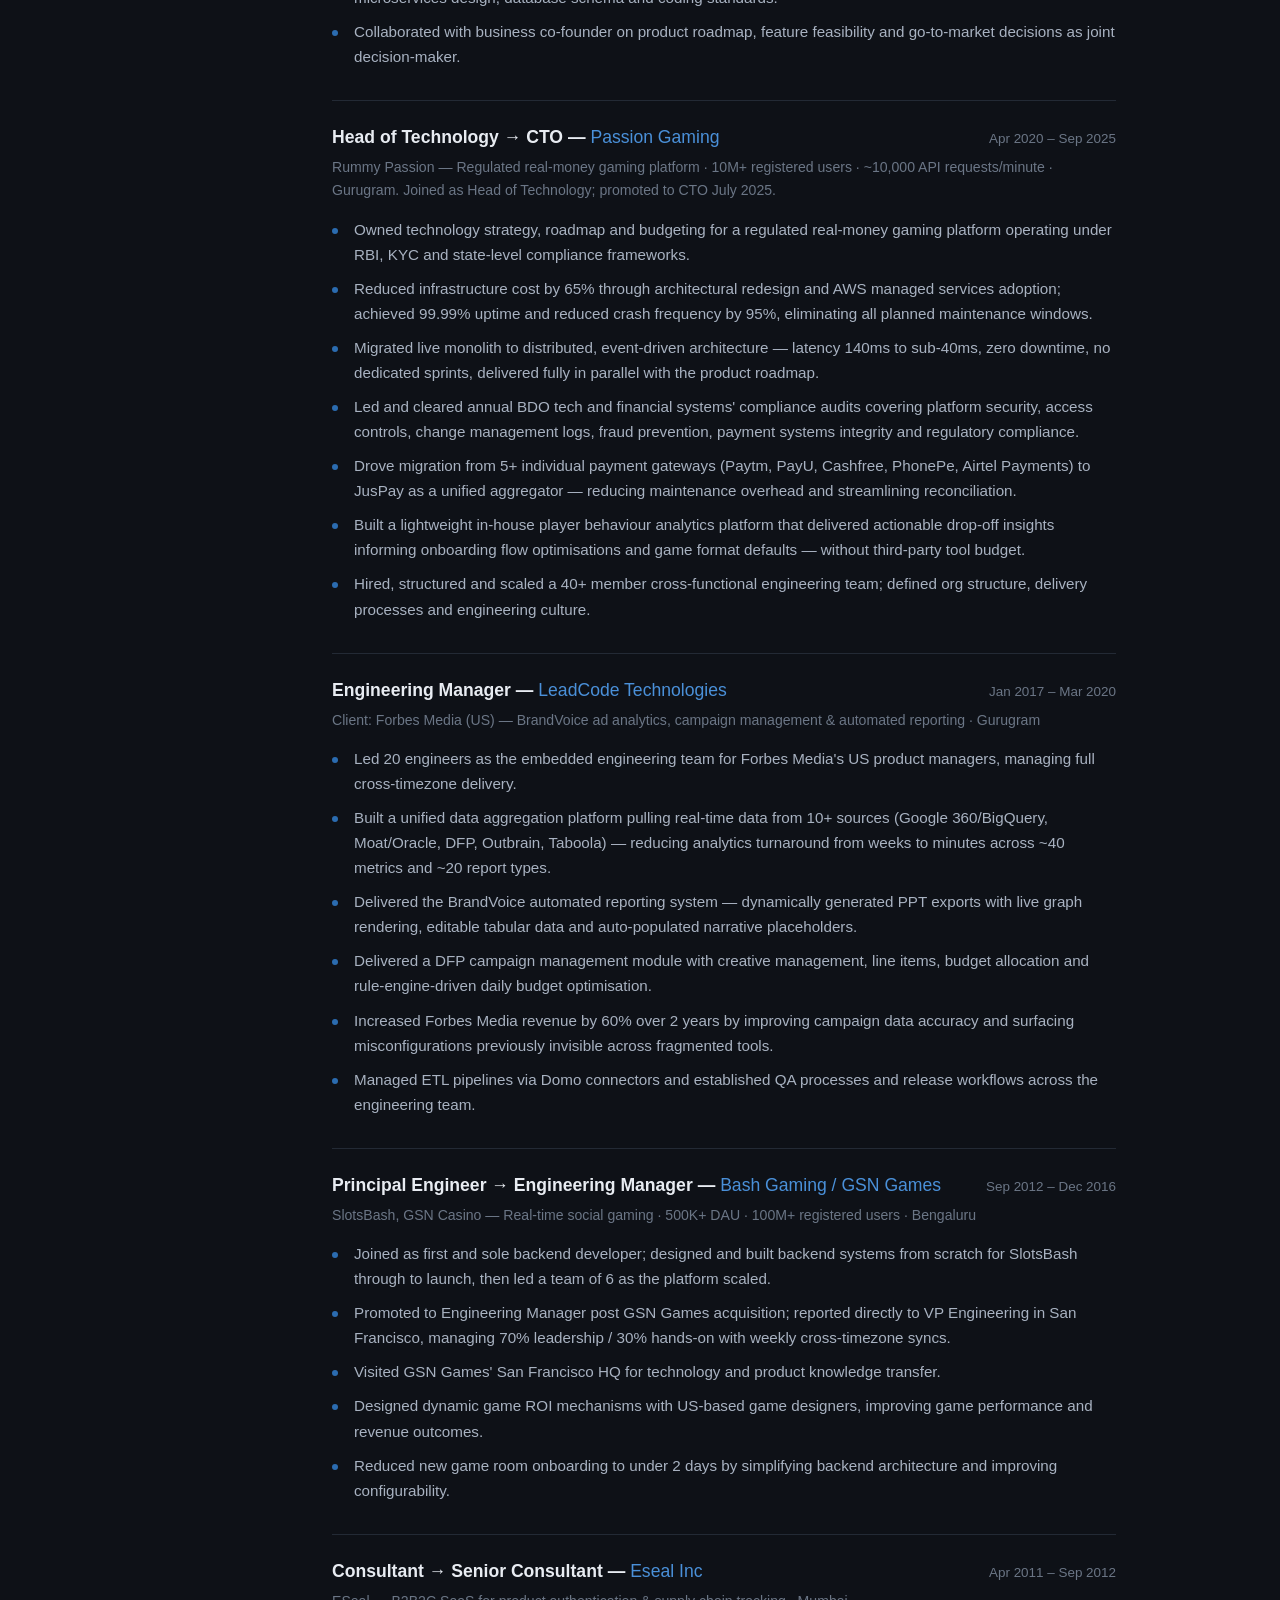
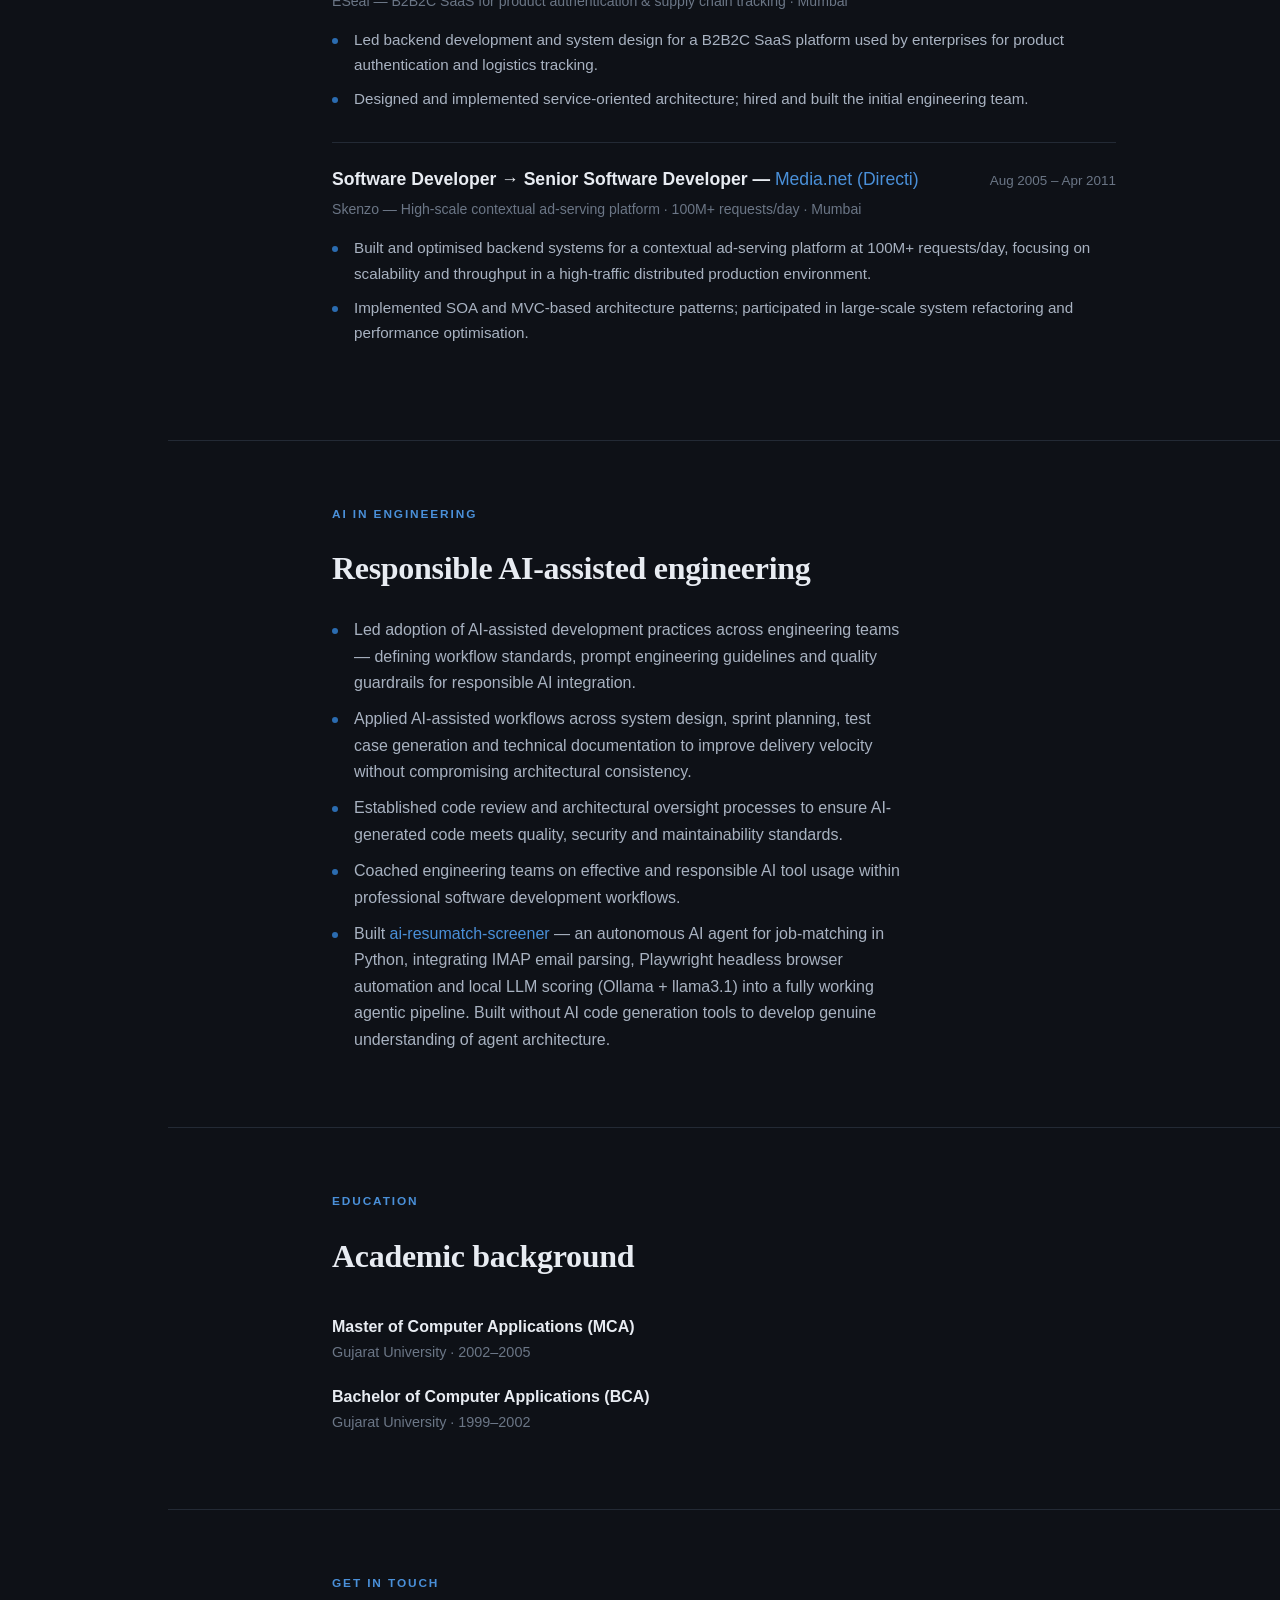
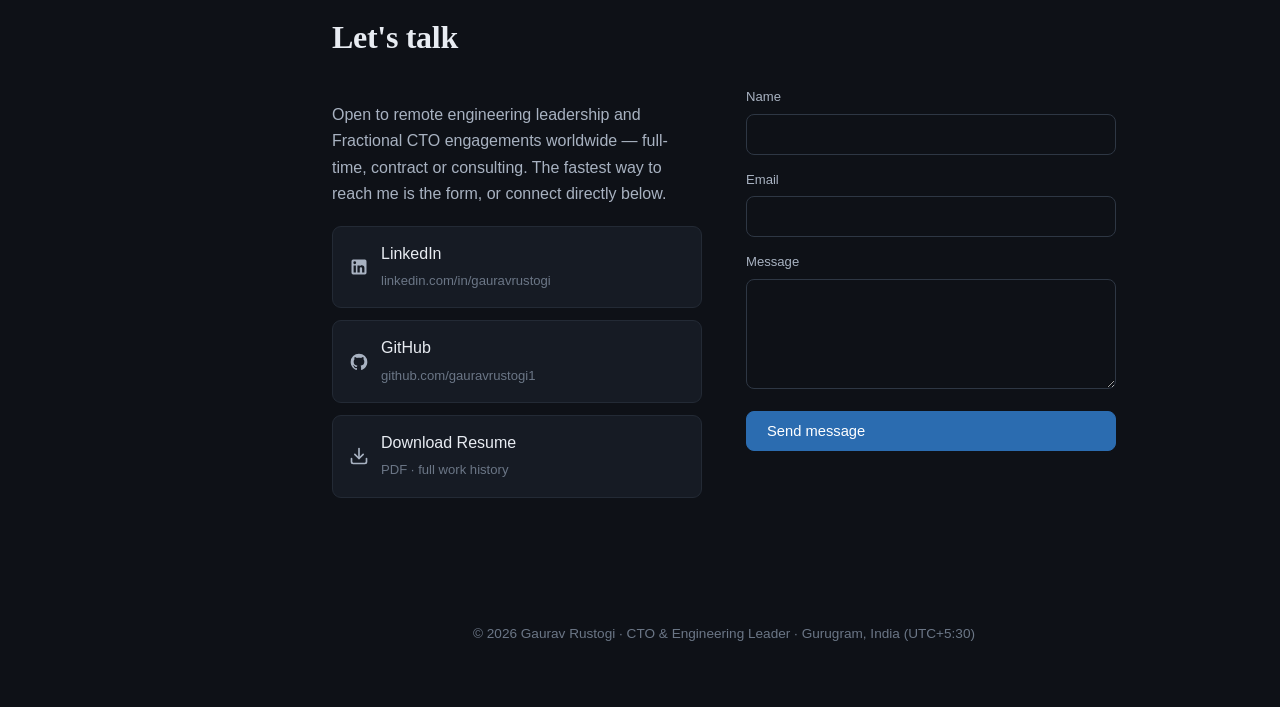
<file: indexB.html>
<!DOCTYPE html>
<html lang="en">
<head>
  <meta charset="UTF-8">
  <meta name="viewport" content="width=device-width, initial-scale=1.0">

  <title>Gaurav Rustogi — CTO &amp; Engineering Leader | Remote | Gaming, Ad-Tech &amp; Fintech</title>
  <meta name="description" content="Gaurav Rustogi — CTO and engineering leader with 20+ years building and scaling regulated, high-traffic cloud-native platforms across real-money gaming, ad-tech and fintech. 99.99% uptime, sub-40ms latency, teams of 40+. Open to remote Head of Engineering, VP Engineering, Engineering Director and Fractional CTO roles worldwide.">
  <meta name="author" content="Gaurav Rustogi">
  <link rel="canonical" href="https://gauravrustogi.dev/">
  <meta name="robots" content="index, follow, max-image-preview:large">

  <meta property="og:type" content="profile">
  <meta property="og:title" content="Gaurav Rustogi — CTO &amp; Engineering Leader">
  <meta property="og:description" content="20+ years building and scaling regulated, high-traffic cloud-native platforms across real-money gaming, ad-tech and fintech. Open to remote VP/Head of Engineering and Fractional CTO roles worldwide.">
  <meta property="og:url" content="https://gauravrustogi.dev/">
  <meta property="og:image" content="https://gauravrustogi.dev/gaurav-rustogi.jpg">
  <meta property="profile:first_name" content="Gaurav">
  <meta property="profile:last_name" content="Rustogi">

  <meta name="twitter:card" content="summary">
  <meta name="twitter:title" content="Gaurav Rustogi — CTO &amp; Engineering Leader">
  <meta name="twitter:description" content="20+ years scaling regulated, high-traffic platforms across gaming, ad-tech and fintech. Open to remote engineering leadership &amp; Fractional CTO roles.">
  <meta name="twitter:image" content="https://gauravrustogi.dev/gaurav-rustogi.jpg">

  <link rel="icon" type="image/svg+xml" href="favicon.svg">
  <link rel="preload" as="image" href="gaurav-rustogi.jpg">
  <link rel="stylesheet" href="styles.css">

  <script type="application/ld+json">
  {
    "@context": "https://schema.org",
    "@type": "Person",
    "name": "Gaurav Rustogi",
    "jobTitle": "CTO & Engineering Leader",
    "url": "https://gauravrustogi.dev/",
    "image": "https://gauravrustogi.dev/gaurav-rustogi.jpg",
    "address": { "@type": "PostalAddress", "addressLocality": "Gurugram", "addressCountry": "India" },
    "sameAs": [ "https://www.linkedin.com/in/gauravrustogi", "https://github.com/gauravrustogi1" ],
    "knowsAbout": [ "Distributed Systems", "Event-driven Architecture", "Microservices", "Cloud-Native Platforms", "AWS", "Apache Kafka", "Engineering Leadership", "Real-Money Gaming", "Ad-Tech", "Fintech", "Regulated Platforms", "KYC", "Payment Gateway Integration", "RBI Compliance", "Reliability Engineering", "High-Availability Systems", "AI-assisted Development" ],
    "alumniOf": { "@type": "EducationalOrganization", "name": "Gujarat University" },
    "seeks": [ "Head of Engineering", "VP Engineering", "Engineering Director", "Fractional CTO" ]
  }
  </script>
</head>
<body>
  <a class="skip" href="#summary">Skip to content</a>

  <!-- ===== SIDE NAV ===== -->
  <nav class="sidenav" aria-label="Page sections">
    <a href="#summary">Summary</a>
    <a href="#impact">Key Impact</a>
    <a href="#skills">Skills</a>
    <a href="#experience">Experience</a>
    <a href="#ai">AI in Engineering</a>
    <a href="#education">Education</a>
    <a href="#contact">Contact</a>
  </nav>

  <!-- ===== HERO ===== -->
  <header class="hero">
    <div class="wrap hero-inner">
      <img class="photo" src="gaurav-rustogi.jpg" width="160" height="160" alt="Gaurav Rustogi — CTO & Engineering Leader">
      <div class="hero-text">
        <h1 class="name">Gaurav Rustogi</h1>
        <p class="tagline">CTO &amp; Engineering Leader &nbsp;·&nbsp; 20+ Years</p>
        <p class="subtagline">Distributed Cloud-Native Platforms at Scale — Gaming, Ad-Tech &amp; Fintech · Regulated · Remote-Ready</p>
        <div class="meta">
          <span>Gurugram, India</span><span class="dot">·</span><span>UTC+5:30</span><span class="dot">·</span><span>Open to global remote</span>
        </div>
        <div class="avail">
          <span class="avail-label">Available for</span>
          <span class="tag">Head of Engineering</span>
          <span class="tag">VP Engineering</span>
          <span class="tag">Engineering Director</span>
          <span class="tag">Fractional CTO</span>
        </div>
        <div class="actions">
          <a class="btn btn-primary" href="Gaurav-Rustogi-CV.pdf" download>
            <svg viewBox="0 0 24 24" fill="none" stroke="currentColor" stroke-width="2" stroke-linecap="round" stroke-linejoin="round"><path d="M21 15v4a2 2 0 0 1-2 2H5a2 2 0 0 1-2-2v-4"/><polyline points="7 10 12 15 17 10"/><line x1="12" y1="15" x2="12" y2="3"/></svg>
            Download Resume
          </a>
          <a class="btn" href="https://www.linkedin.com/in/gauravrustogi" target="_blank" rel="noopener">
            <svg viewBox="0 0 24 24" fill="currentColor"><path d="M19 3a2 2 0 0 1 2 2v14a2 2 0 0 1-2 2H5a2 2 0 0 1-2-2V5a2 2 0 0 1 2-2h14m-.5 15.5v-5.3a3.26 3.26 0 0 0-3.26-3.26c-.85 0-1.84.52-2.32 1.3v-1.11h-2.79v8.37h2.79v-4.93c0-.77.62-1.4 1.39-1.4a1.4 1.4 0 0 1 1.4 1.4v4.93h2.79M6.88 8.56a1.68 1.68 0 0 0 1.68-1.68c0-.93-.75-1.69-1.68-1.69a1.69 1.69 0 0 0-1.69 1.69c0 .93.76 1.68 1.69 1.68m1.39 9.94v-8.37H5.5v8.37h2.77Z"/></svg>
            LinkedIn
          </a>
          <a class="btn" href="https://github.com/gauravrustogi1" target="_blank" rel="noopener">
            <svg viewBox="0 0 24 24" fill="currentColor"><path d="M12 2A10 10 0 0 0 2 12c0 4.42 2.87 8.17 6.84 9.5.5.08.66-.23.66-.5v-1.69c-2.77.6-3.36-1.34-3.36-1.34-.46-1.16-1.11-1.47-1.11-1.47-.91-.62.07-.6.07-.6 1 .07 1.53 1.03 1.53 1.03.87 1.52 2.34 1.07 2.91.83.09-.65.35-1.09.63-1.34-2.22-.25-4.55-1.11-4.55-4.92 0-1.11.38-2 1.03-2.71-.1-.25-.45-1.29.1-2.64 0 0 .84-.27 2.75 1.02.79-.22 1.65-.33 2.5-.33.85 0 1.71.11 2.5.33 1.91-1.29 2.75-1.02 2.75-1.02.55 1.35.2 2.39.1 2.64.65.71 1.03 1.6 1.03 2.71 0 3.82-2.34 4.66-4.57 4.91.36.31.69.92.69 1.85V21c0 .27.16.59.67.5C19.14 20.16 22 16.42 22 12A10 10 0 0 0 12 2Z"/></svg>
            GitHub
          </a>
        </div>
      </div>
    </div>
  </header>

  <main>

    <!-- ===== SUMMARY ===== -->
    <section id="summary">
      <div class="wrap">
        <p class="eyebrow">Professional Summary</p>
        <h2 class="section-title">Building &amp; scaling regulated platforms at high traffic</h2>
        <ul class="clean lead">
          <li>CTO and Engineering Leader with 20+ years building, scaling and operating high-traffic, regulated platforms across real-money gaming, ad-tech and consumer products.</li>
          <li>Specialise in transforming early-stage or unstable systems into production-grade platforms with high reliability, low latency and optimised cost structures — 99.99% uptime · sub-40ms latency · 65% infra cost reduction · ~10K API requests/minute at scale.</li>
          <li>Deep expertise in end-to-end engineering org design: hiring, structuring and leading large cross-functional teams across backend, frontend, QA, Data and DevOps.</li>
          <li>Experienced in regulated platform operations — RBI compliance, KYC, payment gateway integration, fraud prevention and annual BDO compliance audits.</li>
          <li>Strong architectural background across distributed systems, event-driven architecture, microservices and cloud-native AWS platforms.</li>
          <li>Cross-timezone US stakeholder experience across two roles — embedded delivery for Forbes Media US product managers and direct reporting to VP Engineering, San Francisco (GSN Games), including an in-person HQ visit.</li>
        </ul>
      </div>
    </section>

    <!-- ===== KEY IMPACT ===== -->
    <section id="impact">
      <div class="wrap">
        <p class="eyebrow">Key Impact</p>
        <h2 class="section-title">Outcomes that moved the platform</h2>
        <div class="metrics">
          <div class="metric-card"><div class="metric-num">10M+</div><div class="metric-label">Registered users on a real-time regulated gaming platform at ~10K API requests/min</div></div>
          <div class="metric-card"><div class="metric-num">99.99%</div><div class="metric-label">Uptime via resilient design &amp; automated failover</div></div>
          <div class="metric-card"><div class="metric-num">&lt;40ms</div><div class="metric-label">Latency, down from 140ms — zero downtime, no dedicated sprints</div></div>
          <div class="metric-card"><div class="metric-num">65%</div><div class="metric-label">Infrastructure cost reduction via redesign &amp; AWS managed services</div></div>
          <div class="metric-card"><div class="metric-num">95%</div><div class="metric-label">Crash frequency reduction; all planned maintenance windows eliminated</div></div>
          <div class="metric-card"><div class="metric-num">40+</div><div class="metric-label">Engineers hired &amp; scaled across backend, frontend, QA &amp; DevOps</div></div>
          <div class="metric-card"><div class="metric-num">60%</div><div class="metric-label">Forbes Media ad-tech revenue increase over 2 years</div></div>
          <div class="metric-card"><div class="metric-num">2 roles</div><div class="metric-label">Direct US stakeholder experience across two companies</div></div>
        </div>
      </div>
    </section>

    <!-- ===== SKILLS ===== -->
    <section id="skills">
      <div class="wrap">
        <p class="eyebrow">Skills &amp; Technologies</p>
        <h2 class="section-title">Leadership, architecture &amp; stack</h2>

        <div class="skills-bullet-grid">
          <div class="skill-bullet-group">
            <h3>Leadership</h3>
            <ul>
              <li>Engineering Org Design</li>
              <li>Team Building &amp; Scaling</li>
              <li>Technology Strategy</li>
              <li>Roadmap Ownership</li>
              <li>Budget Management</li>
              <li>Stakeholder Management</li>
              <li>Cross-functional Leadership</li>
            </ul>
          </div>
          <div class="skill-bullet-group">
            <h3>Architecture</h3>
            <ul>
              <li>Distributed Systems</li>
              <li>Event-driven Architecture</li>
              <li>Microservices</li>
              <li>REST API Design</li>
              <li>SOA · API-first Design</li>
            </ul>
          </div>
          <div class="skill-bullet-group">
            <h3>Compliance &amp; Security</h3>
            <ul>
              <li>Regulated Platform Operations</li>
              <li>RBI Compliance · KYC</li>
              <li>Payment Gateway Integration</li>
              <li>Fraud Prevention</li>
              <li>BDO Audit Readiness</li>
            </ul>
          </div>
          <div class="skill-bullet-group">
            <h3>Systems</h3>
            <ul>
              <li>High-availability Systems</li>
              <li>Reliability Engineering</li>
              <li>Observability</li>
              <li>Performance Optimisation</li>
              <li>Cost Optimisation</li>
            </ul>
          </div>
        </div>

        <div class="skill-group" style="margin-top:8px">
          <h3>Backend</h3>
          <div class="chips"><span class="chip">PHP</span><span class="chip">Node.js</span><span class="chip">Java</span><span class="chip">Python</span></div>
        </div>
        <div class="skill-group">
          <h3>Frontend &amp; Mobile</h3>
          <div class="chips"><span class="chip">Angular</span><span class="chip">Cordova</span><span class="chip">Unity (C#)</span></div>
        </div>
        <div class="skill-group">
          <h3>Infrastructure, Data &amp; Tooling</h3>
          <div class="chips">
            <span class="chip">AWS</span><span class="chip">Docker</span><span class="chip">CI/CD</span><span class="chip">Linux</span><span class="chip">Kafka</span>
            <span class="chip">MySQL</span><span class="chip">Redis</span><span class="chip">MongoDB</span><span class="chip">DocumentDB</span><span class="chip">BigQuery</span>
            <span class="chip">DataDog</span><span class="chip">Splunk</span><span class="chip">GitHub Copilot</span><span class="chip">Domo</span><span class="chip">JIRA</span>
          </div>
        </div>
      </div>
    </section>

    <!-- ===== EXPERIENCE ===== -->
    <section id="experience">
      <div class="wrap">
        <p class="eyebrow">Experience</p>
        <h2 class="section-title">20+ years across gaming, ad-tech &amp; consumer platforms</h2>

        <article class="role">
          <div class="role-head">
            <h3 class="role-title">CTO — <span class="role-co">OzaroFit</span></h3>
            <span class="role-dates">Oct 2025 – Present</span>
          </div>
          <p class="role-context">Ozaro.fit — Fitness platform (mobile + web) · Gurugram</p>
          <ul class="clean">
            <li>Architected and built a cloud-native, API-first microservices backend on AWS from scratch; delivered zero-to-launch in 2 months with early commercial traction in the first quarter.</li>
            <li>Designed polyglot persistence architecture (SQL + NoSQL) optimised for domain-specific access patterns and platform scalability.</li>
            <li>Established a structured AI-assisted development workflow — engineering detailed technical prompts covering implementation specs, class structure and API signatures — while retaining full architectural ownership of microservices design, database schema and coding standards.</li>
            <li>Collaborated with business co-founder on product roadmap, feature feasibility and go-to-market decisions as joint decision-maker.</li>
          </ul>
        </article>

        <article class="role">
          <div class="role-head">
            <h3 class="role-title">Head of Technology → CTO — <span class="role-co">Passion Gaming</span></h3>
            <span class="role-dates">Apr 2020 – Sep 2025</span>
          </div>
          <p class="role-context">Rummy Passion — Regulated real-money gaming platform · 10M+ registered users · ~10,000 API requests/minute · Gurugram. Joined as Head of Technology; promoted to CTO July 2025.</p>
          <ul class="clean">
            <li>Owned technology strategy, roadmap and budgeting for a regulated real-money gaming platform operating under RBI, KYC and state-level compliance frameworks.</li>
            <li>Reduced infrastructure cost by 65% through architectural redesign and AWS managed services adoption; achieved 99.99% uptime and reduced crash frequency by 95%, eliminating all planned maintenance windows.</li>
            <li>Migrated live monolith to distributed, event-driven architecture — latency 140ms to sub-40ms, zero downtime, no dedicated sprints, delivered fully in parallel with the product roadmap.</li>
            <li>Led and cleared annual BDO tech and financial systems' compliance audits covering platform security, access controls, change management logs, fraud prevention, payment systems integrity and regulatory compliance.</li>
            <li>Drove migration from 5+ individual payment gateways (Paytm, PayU, Cashfree, PhonePe, Airtel Payments) to JusPay as a unified aggregator — reducing maintenance overhead and streamlining reconciliation.</li>
            <li>Built a lightweight in-house player behaviour analytics platform that delivered actionable drop-off insights informing onboarding flow optimisations and game format defaults — without third-party tool budget.</li>
            <li>Hired, structured and scaled a 40+ member cross-functional engineering team; defined org structure, delivery processes and engineering culture.</li>
          </ul>
        </article>

        <article class="role">
          <div class="role-head">
            <h3 class="role-title">Engineering Manager — <span class="role-co">LeadCode Technologies</span></h3>
            <span class="role-dates">Jan 2017 – Mar 2020</span>
          </div>
          <p class="role-context">Client: Forbes Media (US) — BrandVoice ad analytics, campaign management &amp; automated reporting · Gurugram</p>
          <ul class="clean">
            <li>Led 20 engineers as the embedded engineering team for Forbes Media's US product managers, managing full cross-timezone delivery.</li>
            <li>Built a unified data aggregation platform pulling real-time data from 10+ sources (Google 360/BigQuery, Moat/Oracle, DFP, Outbrain, Taboola) — reducing analytics turnaround from weeks to minutes across ~40 metrics and ~20 report types.</li>
            <li>Delivered the BrandVoice automated reporting system — dynamically generated PPT exports with live graph rendering, editable tabular data and auto-populated narrative placeholders.</li>
            <li>Delivered a DFP campaign management module with creative management, line items, budget allocation and rule-engine-driven daily budget optimisation.</li>
            <li>Increased Forbes Media revenue by 60% over 2 years by improving campaign data accuracy and surfacing misconfigurations previously invisible across fragmented tools.</li>
            <li>Managed ETL pipelines via Domo connectors and established QA processes and release workflows across the engineering team.</li>
          </ul>
        </article>

        <article class="role">
          <div class="role-head">
            <h3 class="role-title">Principal Engineer → Engineering Manager — <span class="role-co">Bash Gaming / GSN Games</span></h3>
            <span class="role-dates">Sep 2012 – Dec 2016</span>
          </div>
          <p class="role-context">SlotsBash, GSN Casino — Real-time social gaming · 500K+ DAU · 100M+ registered users · Bengaluru</p>
          <ul class="clean">
            <li>Joined as first and sole backend developer; designed and built backend systems from scratch for SlotsBash through to launch, then led a team of 6 as the platform scaled.</li>
            <li>Promoted to Engineering Manager post GSN Games acquisition; reported directly to VP Engineering in San Francisco, managing 70% leadership / 30% hands-on with weekly cross-timezone syncs.</li>
            <li>Visited GSN Games' San Francisco HQ for technology and product knowledge transfer.</li>
            <li>Designed dynamic game ROI mechanisms with US-based game designers, improving game performance and revenue outcomes.</li>
            <li>Reduced new game room onboarding to under 2 days by simplifying backend architecture and improving configurability.</li>
          </ul>
        </article>

        <article class="role">
          <div class="role-head">
            <h3 class="role-title">Consultant → Senior Consultant — <span class="role-co">Eseal Inc</span></h3>
            <span class="role-dates">Apr 2011 – Sep 2012</span>
          </div>
          <p class="role-context">ESeal — B2B2C SaaS for product authentication &amp; supply chain tracking · Mumbai</p>
          <ul class="clean">
            <li>Led backend development and system design for a B2B2C SaaS platform used by enterprises for product authentication and logistics tracking.</li>
            <li>Designed and implemented service-oriented architecture; hired and built the initial engineering team.</li>
          </ul>
        </article>

        <article class="role">
          <div class="role-head">
            <h3 class="role-title">Software Developer → Senior Software Developer — <span class="role-co">Media.net (Directi)</span></h3>
            <span class="role-dates">Aug 2005 – Apr 2011</span>
          </div>
          <p class="role-context">Skenzo — High-scale contextual ad-serving platform · 100M+ requests/day · Mumbai</p>
          <ul class="clean">
            <li>Built and optimised backend systems for a contextual ad-serving platform at 100M+ requests/day, focusing on scalability and throughput in a high-traffic distributed production environment.</li>
            <li>Implemented SOA and MVC-based architecture patterns; participated in large-scale system refactoring and performance optimisation.</li>
          </ul>
        </article>
      </div>
    </section>

    <!-- ===== AI IN ENGINEERING ===== -->
    <section id="ai">
      <div class="wrap">
        <p class="eyebrow">AI in Engineering</p>
        <h2 class="section-title">Responsible AI-assisted engineering</h2>
        <ul class="clean lead">
          <li>Led adoption of AI-assisted development practices across engineering teams — defining workflow standards, prompt engineering guidelines and quality guardrails for responsible AI integration.</li>
          <li>Applied AI-assisted workflows across system design, sprint planning, test case generation and technical documentation to improve delivery velocity without compromising architectural consistency.</li>
          <li>Established code review and architectural oversight processes to ensure AI-generated code meets quality, security and maintainability standards.</li>
          <li>Coached engineering teams on effective and responsible AI tool usage within professional software development workflows.</li>
          <li>Built <a href="https://github.com/gauravrustogi1/ai-resumatch-screener" target="_blank" rel="noopener">ai-resumatch-screener</a> — an autonomous AI agent for job-matching in Python, integrating IMAP email parsing, Playwright headless browser automation and local LLM scoring (Ollama + llama3.1) into a fully working agentic pipeline. Built without AI code generation tools to develop genuine understanding of agent architecture.</li>
        </ul>
      </div>
    </section>

    <!-- ===== EDUCATION ===== -->
    <section id="education">
      <div class="wrap">
        <p class="eyebrow">Education</p>
        <h2 class="section-title">Academic background</h2>
        <div class="edu-item"><div class="deg">Master of Computer Applications (MCA)</div><div class="det">Gujarat University · 2002–2005</div></div>
        <div class="edu-item"><div class="deg">Bachelor of Computer Applications (BCA)</div><div class="det">Gujarat University · 1999–2002</div></div>
      </div>
    </section>

    <!-- ===== CONTACT ===== -->
    <section id="contact">
      <div class="wrap">
        <p class="eyebrow">Get in touch</p>
        <h2 class="section-title">Let's talk</h2>
        <div class="contact-grid">
          <div>
            <p class="lead" style="margin-bottom:18px">Open to remote engineering leadership and Fractional CTO engagements worldwide — full-time, contract or consulting. The fastest way to reach me is the form, or connect directly below.</p>
            <div class="contact-links">
              <a class="contact-link" href="https://www.linkedin.com/in/gauravrustogi" target="_blank" rel="noopener">
                <svg viewBox="0 0 24 24" fill="currentColor"><path d="M19 3a2 2 0 0 1 2 2v14a2 2 0 0 1-2 2H5a2 2 0 0 1-2-2V5a2 2 0 0 1 2-2h14m-.5 15.5v-5.3a3.26 3.26 0 0 0-3.26-3.26c-.85 0-1.84.52-2.32 1.3v-1.11h-2.79v8.37h2.79v-4.93c0-.77.62-1.4 1.39-1.4a1.4 1.4 0 0 1 1.4 1.4v4.93h2.79M6.88 8.56a1.68 1.68 0 0 0 1.68-1.68c0-.93-.75-1.69-1.68-1.69a1.69 1.69 0 0 0-1.69 1.69c0 .93.76 1.68 1.69 1.68m1.39 9.94v-8.37H5.5v8.37h2.77Z"/></svg>
                <span><span class="cl-main">LinkedIn</span><br><span class="cl-sub">linkedin.com/in/gauravrustogi</span></span>
              </a>
              <a class="contact-link" href="https://github.com/gauravrustogi1" target="_blank" rel="noopener">
                <svg viewBox="0 0 24 24" fill="currentColor"><path d="M12 2A10 10 0 0 0 2 12c0 4.42 2.87 8.17 6.84 9.5.5.08.66-.23.66-.5v-1.69c-2.77.6-3.36-1.34-3.36-1.34-.46-1.16-1.11-1.47-1.11-1.47-.91-.62.07-.6.07-.6 1 .07 1.53 1.03 1.53 1.03.87 1.52 2.34 1.07 2.91.83.09-.65.35-1.09.63-1.34-2.22-.25-4.55-1.11-4.55-4.92 0-1.11.38-2 1.03-2.71-.1-.25-.45-1.29.1-2.64 0 0 .84-.27 2.75 1.02.79-.22 1.65-.33 2.5-.33.85 0 1.71.11 2.5.33 1.91-1.29 2.75-1.02 2.75-1.02.55 1.35.2 2.39.1 2.64.65.71 1.03 1.6 1.03 2.71 0 3.82-2.34 4.66-4.57 4.91.36.31.69.92.69 1.85V21c0 .27.16.59.67.5C19.14 20.16 22 16.42 22 12A10 10 0 0 0 12 2Z"/></svg>
                <span><span class="cl-main">GitHub</span><br><span class="cl-sub">github.com/gauravrustogi1</span></span>
              </a>
              <a class="contact-link" href="Gaurav-Rustogi-CV.pdf" download>
                <svg viewBox="0 0 24 24" fill="none" stroke="currentColor" stroke-width="2" stroke-linecap="round" stroke-linejoin="round"><path d="M21 15v4a2 2 0 0 1-2 2H5a2 2 0 0 1-2-2v-4"/><polyline points="7 10 12 15 17 10"/><line x1="12" y1="15" x2="12" y2="3"/></svg>
                <span><span class="cl-main">Download Resume</span><br><span class="cl-sub">PDF · full work history</span></span>
              </a>
            </div>
          </div>
          <div>
            <form id="contact-form" action="https://formspree.io/f/mrevvoyj" method="POST">
              <div class="field"><label for="name">Name</label><input type="text" id="name" name="name" required autocomplete="name"></div>
              <div class="field"><label for="email">Email</label><input type="email" id="email" name="email" required autocomplete="email"></div>
              <div class="field"><label for="message">Message</label><textarea id="message" name="message" required></textarea></div>
              <input class="hp" type="text" name="_gotcha" tabindex="-1" autocomplete="off" aria-hidden="true">
              <button type="submit" class="btn btn-primary">Send message</button>
              <p id="form-status" class="form-status" role="status" aria-live="polite"></p>
            </form>
          </div>
        </div>
      </div>
    </section>
  </main>

  <footer>
    <div class="wrap"><p>© <span id="year">2026</span> Gaurav Rustogi · CTO &amp; Engineering Leader · Gurugram, India (UTC+5:30)</p></div>
  </footer>

  <script src="script.js" defer></script>
</body>
</html>
</file>
<file: styles.css>
/* ==========================================================================
   Gaurav Rustogi — Professional Profile
   Theme: deep slate / navy · serif display + clean sans body
   ========================================================================== */

:root {
  /* Palette */
  --bg:            #0E1117;   /* deep slate, near-black */
  --bg-raised:     #161B24;   /* card surfaces */
  --bg-raised-2:   #1B2230;
  --border:        #232A35;   /* hairline dividers */
  --border-strong: #2E3744;
  --text:          #E8ECF2;   /* primary */
  --text-muted:    #A8B2C1;   /* secondary */
  --text-faint:    #6B7686;   /* captions, meta */
  --accent:        #4A90D9;   /* trustworthy blue */
  --accent-soft:   #2B6CB0;
  --accent-bg:     rgba(74,144,217,0.10);
  --metric:        #6FB1E8;   /* numbers / stats */

  /* Type */
  --serif: "Georgia", "Times New Roman", serif;
  --sans:  -apple-system, BlinkMacSystemFont, "Segoe UI", "Helvetica Neue", Arial, sans-serif;
  --mono:  "SF Mono", "Cascadia Code", "Consolas", monospace;

  /* Layout */
  --maxw: 880px;
  --gutter: clamp(20px, 5vw, 48px);
}

/* Fix typo'd custom prop value safely */
* { box-sizing: border-box; }

html { scroll-behavior: smooth; -webkit-text-size-adjust: 100%; }

body {
  margin: 0;
  background: var(--bg);
  color: var(--text);
  font-family: var(--sans);
  font-size: 16px;
  line-height: 1.65;
  -webkit-font-smoothing: antialiased;
  text-rendering: optimizeLegibility;
}

a { color: var(--accent); text-decoration: none; }
a:hover { text-decoration: underline; }

:focus-visible {
  outline: 2px solid var(--accent);
  outline-offset: 3px;
  border-radius: 3px;
}

.wrap { max-width: var(--maxw); margin: 0 auto; padding: 0 var(--gutter); }

/* Skip link for accessibility */
.skip {
  position: absolute; left: -9999px; top: 0;
  background: var(--accent); color: #fff; padding: 10px 16px; z-index: 100;
}
.skip:focus { left: 12px; top: 12px; }

/* ==========================================================================
   Hero
   ========================================================================== */
.hero {
  padding: clamp(56px, 9vw, 96px) 0 clamp(36px, 5vw, 56px);
  border-bottom: 1px solid var(--border);
  position: relative;
}
.hero::after {
  content: "";
  position: absolute; inset: 0;
  background: radial-gradient(1100px 380px at 50% -120px, rgba(74,144,217,0.08), transparent 70%);
  pointer-events: none;
}
.hero-inner { position: relative; display: flex; gap: clamp(24px, 4vw, 40px); align-items: center; flex-wrap: wrap; }

.photo {
  width: 160px; height: 160px; border-radius: 50%;
  object-fit: cover; flex-shrink: 0;
  border: 1px solid var(--border-strong);
  box-shadow: 0 0 0 6px rgba(74,144,217,0.06), 0 14px 40px rgba(0,0,0,0.45);
}

.hero-text { flex: 1 1 360px; min-width: 280px; }

.name {
  font-family: var(--serif);
  font-size: clamp(2.1rem, 5vw, 3rem);
  line-height: 1.05;
  margin: 0 0 10px;
  letter-spacing: -0.5px;
  font-weight: 600;
}
.tagline {
  font-size: clamp(1rem, 2.4vw, 1.2rem);
  color: var(--text);
  margin: 0 0 6px;
  font-weight: 500;
}
.subtagline { color: var(--text-muted); margin: 0 0 16px; font-size: 0.98rem; }

.meta { display: flex; flex-wrap: wrap; gap: 8px 18px; align-items: center; color: var(--text-faint); font-size: 0.9rem; margin-bottom: 20px; }
.meta .dot { color: var(--border-strong); }

/* Availability pill row */
.avail {
  display: inline-flex; flex-wrap: wrap; gap: 8px; align-items: center;
  margin-bottom: 22px;
}
.avail-label {
  font-size: 0.74rem; letter-spacing: 0.12em; text-transform: uppercase;
  color: var(--text-faint); margin-right: 4px;
}
.tag {
  font-size: 0.82rem; padding: 4px 11px; border-radius: 100px;
  background: var(--accent-bg); color: var(--metric);
  border: 1px solid rgba(74,144,217,0.22);
  white-space: nowrap;
}

/* Buttons */
.actions { display: flex; flex-wrap: wrap; gap: 12px; }
.btn {
  display: inline-flex; align-items: center; gap: 8px;
  padding: 11px 20px; border-radius: 8px; font-size: 0.92rem; font-weight: 500;
  border: 1px solid var(--border-strong); color: var(--text);
  transition: border-color .18s ease, background .18s ease, transform .12s ease;
}
.btn:hover { text-decoration: none; border-color: var(--accent-soft); background: var(--bg-raised); transform: translateY(-1px); }
.btn svg { width: 17px; height: 17px; }
.btn-primary {
  background: var(--accent-soft); border-color: var(--accent-soft); color: #fff;
}
.btn-primary:hover { background: var(--accent); border-color: var(--accent); }

/* ==========================================================================
   Sections
   ========================================================================== */
section { padding: clamp(40px, 6vw, 64px) 0; border-bottom: 1px solid var(--border); }
section:last-of-type { border-bottom: none; }

.eyebrow {
  font-size: 0.74rem; letter-spacing: 0.16em; text-transform: uppercase;
  color: var(--accent); margin: 0 0 18px; font-weight: 600;
}
h2.section-title {
  font-family: var(--serif); font-size: clamp(1.5rem, 3.2vw, 2rem);
  margin: 0 0 22px; font-weight: 600; letter-spacing: -0.3px;
}
.lead { color: var(--text-muted); max-width: 64ch; }
.lead li { margin-bottom: 10px; }
ul.clean { list-style: none; padding: 0; margin: 0; }
ul.clean li { position: relative; padding-left: 22px; }
ul.clean li::before {
  content: ""; position: absolute; left: 0; top: 11px;
  width: 6px; height: 6px; border-radius: 50%; background: var(--accent-soft);
}

/* Impact metrics grid */
.metrics {
  display: grid; grid-template-columns: repeat(auto-fit, minmax(150px, 1fr));
  gap: 14px; margin-top: 8px;
}
.metric-card {
  background: var(--bg-raised); border: 1px solid var(--border);
  border-radius: 10px; padding: 20px 18px;
}
.metric-num { font-family: var(--serif); font-size: 1.7rem; color: var(--metric); line-height: 1; margin-bottom: 8px; }
.metric-label { font-size: 0.86rem; color: var(--text-muted); line-height: 1.4; }

/* Experience timeline */
.role { padding: 22px 0; border-top: 1px solid var(--border); }
.role:first-of-type { border-top: none; padding-top: 4px; }
.role-head { display: flex; justify-content: space-between; gap: 16px; flex-wrap: wrap; align-items: baseline; margin-bottom: 4px; }
.role-title { font-size: 1.1rem; font-weight: 600; color: var(--text); margin: 0; }
.role-dates { font-size: 0.84rem; color: var(--text-faint); font-variant-numeric: tabular-nums; white-space: nowrap; }
.role-co { color: var(--accent); font-weight: 500; }
.role-context { font-size: 0.88rem; color: var(--text-faint); margin: 2px 0 14px; }
.role ul.clean li { margin-bottom: 9px; color: var(--text-muted); font-size: 0.95rem; }
.role-subhead { font-size: 0.86rem; color: var(--text); font-weight: 600; margin: 14px 0 8px; }

/* Skills */
.skill-group { margin-bottom: 20px; }
.skill-group:last-child { margin-bottom: 0; }
.skill-group h3 {
  font-size: 0.78rem; letter-spacing: 0.1em; text-transform: uppercase;
  color: var(--text-faint); margin: 0 0 10px; font-weight: 600;
}
.chips { display: flex; flex-wrap: wrap; gap: 8px; }
.chip {
  font-size: 0.85rem; padding: 5px 12px; border-radius: 6px;
  background: var(--bg-raised); border: 1px solid var(--border);
  color: var(--text-muted);
}
.chip strong { color: var(--text); font-weight: 600; }

.lang-tiers { display: grid; gap: 12px; }
.lang-tier { display: flex; gap: 12px; align-items: baseline; flex-wrap: wrap; }
.lang-tier .t-label { font-size: 0.8rem; color: var(--text-faint); min-width: 130px; }

/* Education */
.edu-item { padding: 10px 0; }
.edu-item .deg { font-weight: 600; }
.edu-item .det { color: var(--text-faint); font-size: 0.9rem; }

/* ==========================================================================
   Contact
   ========================================================================== */
.contact-grid { display: grid; grid-template-columns: 1fr; gap: 28px; }
@media (min-width: 720px) { .contact-grid { grid-template-columns: 1fr 1fr; gap: 44px; } }

.contact-links { display: flex; flex-direction: column; gap: 12px; }
.contact-link {
  display: flex; align-items: center; gap: 12px;
  padding: 14px 16px; border: 1px solid var(--border); border-radius: 9px;
  background: var(--bg-raised); color: var(--text); transition: border-color .18s, background .18s;
}
.contact-link:hover { text-decoration: none; border-color: var(--accent-soft); }
.contact-link svg { width: 20px; height: 20px; flex-shrink: 0; color: var(--text-muted); }
.contact-link .cl-main { font-weight: 500; }
.contact-link .cl-sub { font-size: 0.82rem; color: var(--text-faint); }

/* Form */
form { display: flex; flex-direction: column; gap: 14px; }
.field label { display: block; font-size: 0.82rem; color: var(--text-muted); margin-bottom: 6px; }
.field input, .field textarea {
  width: 100%; padding: 11px 13px; font-family: inherit; font-size: 0.95rem;
  background: var(--bg); color: var(--text);
  border: 1px solid var(--border-strong); border-radius: 8px;
}
.field input:focus, .field textarea:focus { border-color: var(--accent); outline: none; }
.field textarea { resize: vertical; min-height: 110px; }
.hp { position: absolute; left: -9999px; }  /* honeypot */
.form-status { font-size: 0.88rem; min-height: 20px; }
.form-status.ok { color: #5FD68A; }
.form-status.err { color: #E8836F; }

/* ==========================================================================
   Footer
   ========================================================================== */
footer { padding: 32px 0 48px; color: var(--text-faint); font-size: 0.85rem; text-align: center; }
footer a { color: var(--text-muted); }

/* ==========================================================================
   Responsive
   ========================================================================== */
@media (max-width: 560px) {
  .hero-inner { flex-direction: column; text-align: center; align-items: center; }
  .meta, .avail, .actions { justify-content: center; }
  .photo { width: 132px; height: 132px; }
  .role-head { flex-direction: column; gap: 2px; }
}

@media (prefers-reduced-motion: reduce) {
  html { scroll-behavior: auto; }
  * { transition: none !important; }
}

/* ==========================================================================
   Side navigation
   ========================================================================== */
.sidenav {
  position: fixed; top: 50%; left: 0;
  transform: translateY(-50%);
  width: 168px;
  padding: 18px 0 18px 20px;
  display: flex; flex-direction: column; gap: 4px;
  z-index: 50;
}
.sidenav a {
  font-size: 0.78rem; color: var(--text-faint);
  text-decoration: none; padding: 5px 10px 5px 10px;
  border-left: 2px solid transparent;
  transition: color .15s, border-color .15s;
  white-space: nowrap; overflow: hidden; text-overflow: ellipsis;
  line-height: 1.3;
}
.sidenav a:hover { color: var(--text-muted); }
.sidenav a.active { color: var(--accent); border-left-color: var(--accent); }

@media (min-width: 1100px) {
  body { padding-left: 168px; }
  .sidenav { display: flex; }
}
@media (max-width: 1099px) {
  .sidenav { display: none; }
}

/* ==========================================================================
   Core skills — two-column bullet list layout
   ========================================================================== */
.skills-bullet-grid {
  display: grid;
  grid-template-columns: 1fr 1fr;
  gap: 0 48px;
}
@media (max-width: 600px) { .skills-bullet-grid { grid-template-columns: 1fr; } }

.skill-bullet-group { margin-bottom: 24px; }
.skill-bullet-group h3 {
  font-size: 0.76rem; letter-spacing: 0.1em; text-transform: uppercase;
  color: var(--text-faint); margin: 0 0 8px; font-weight: 600;
}
.skill-bullet-group ul {
  list-style: none; padding: 0; margin: 0;
  display: flex; flex-direction: column; gap: 4px;
}
.skill-bullet-group ul li {
  font-size: 0.9rem; color: var(--text-muted);
  padding-left: 14px; position: relative; line-height: 1.45;
}
.skill-bullet-group ul li::before {
  content: ""; position: absolute; left: 0; top: 8px;
  width: 5px; height: 5px; border-radius: 50%;
  background: var(--accent-soft);
}
</file>
